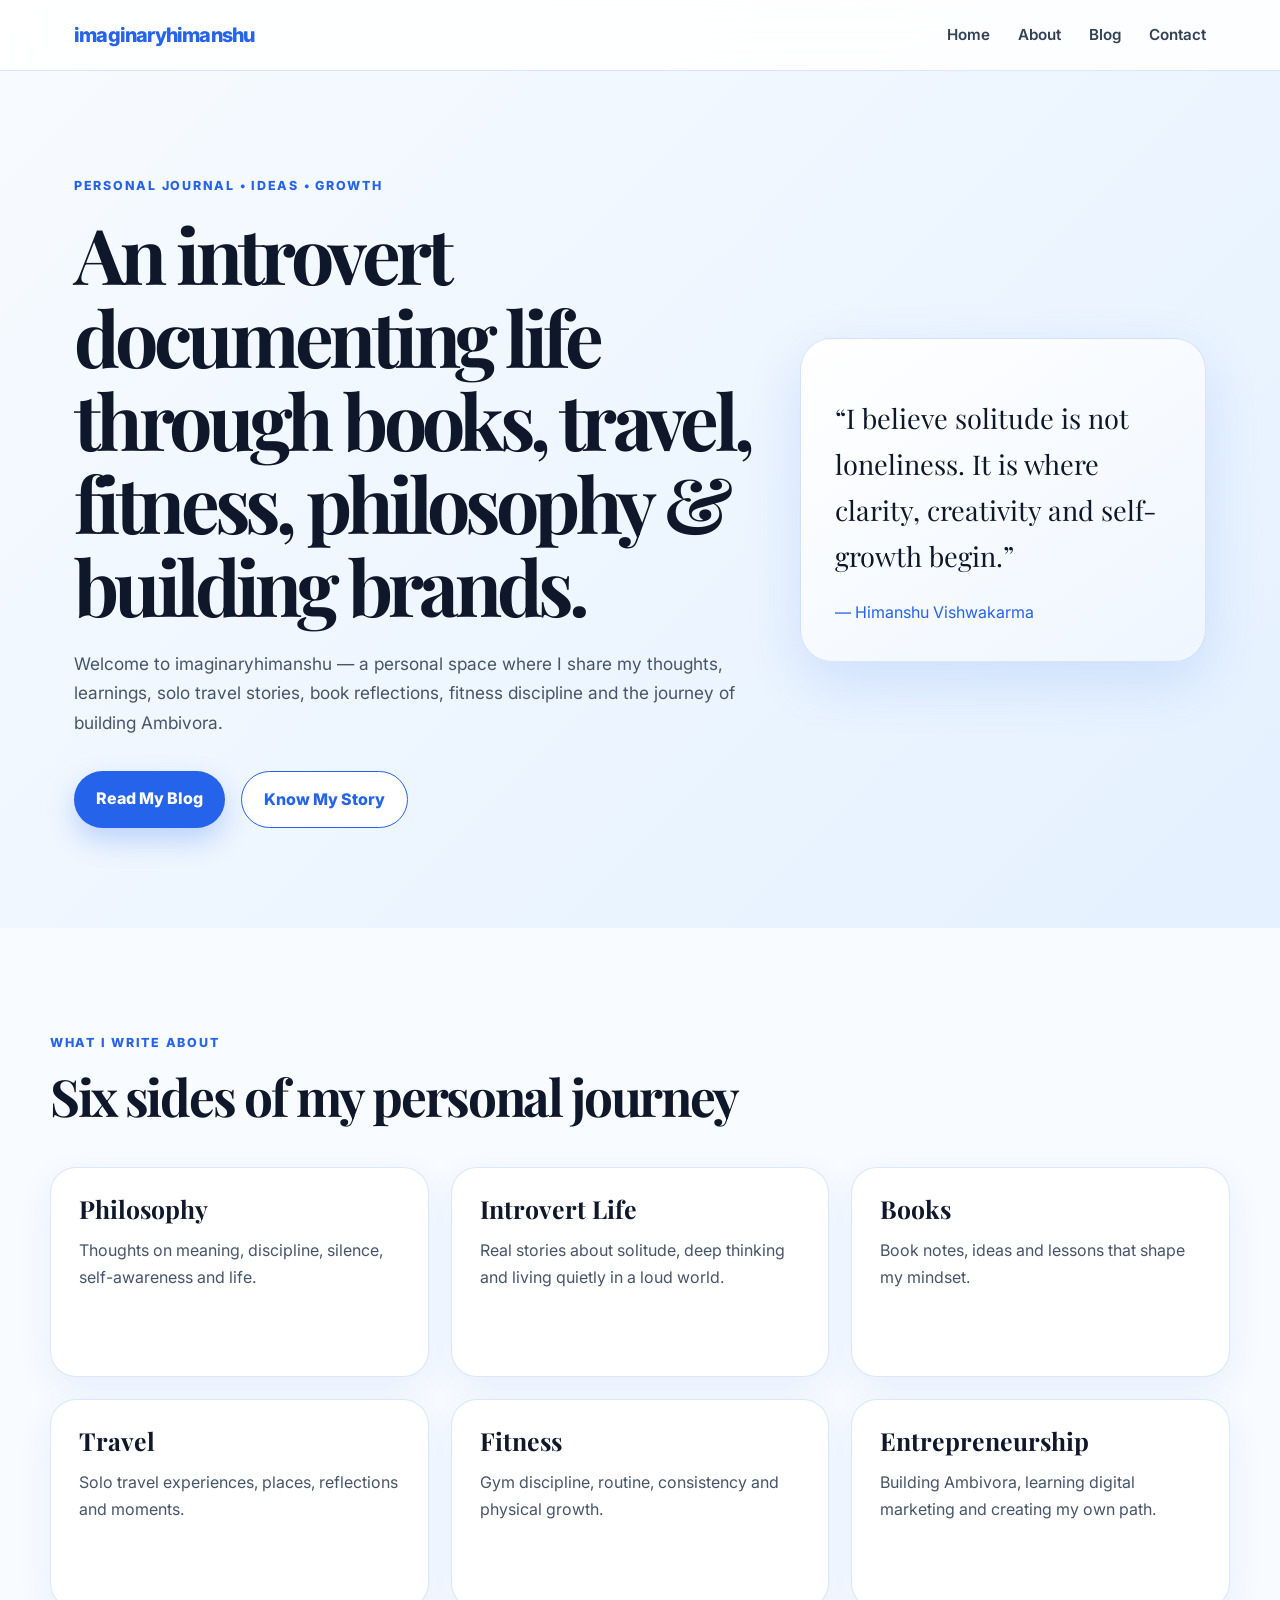
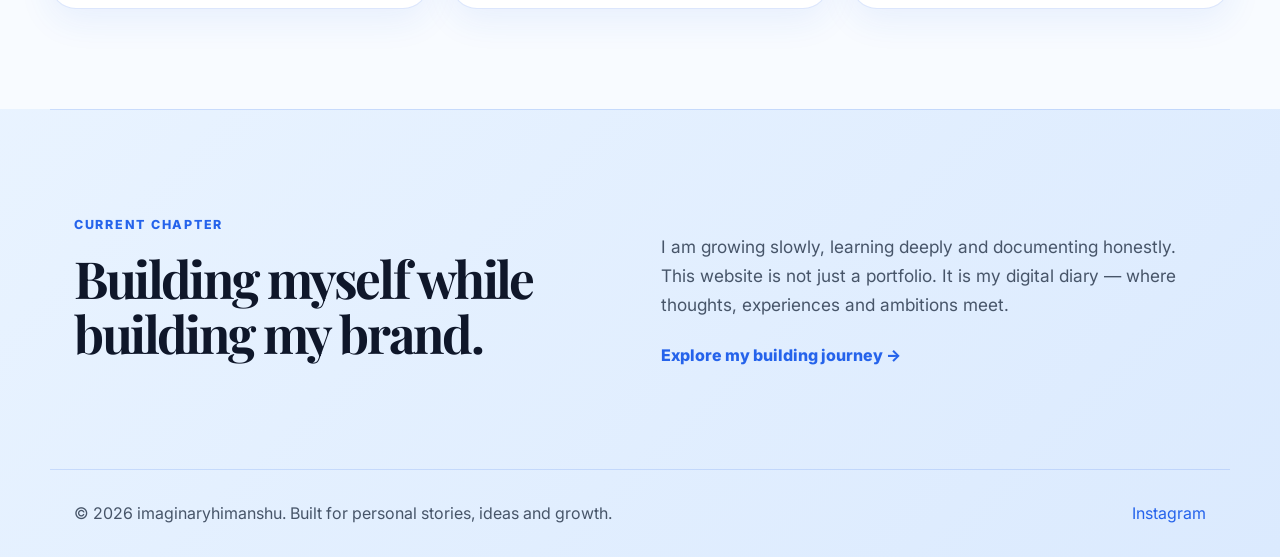
<file: index.html>
<!DOCTYPE html>
<html lang="en">
<head>
  <meta charset="UTF-8" />
  <meta name="viewport" content="width=device-width, initial-scale=1.0" />
  <title>Imaginary Himanshu | Personal Brand</title>
  <link rel="stylesheet" href="style.css" />
  <link rel="preconnect" href="https://fonts.googleapis.com">
  <link rel="preconnect" href="https://fonts.gstatic.com" crossorigin>
  <link href="https://fonts.googleapis.com/css2?family=Playfair+Display:wght@600;700&family=Inter:wght@400;500;600;700&display=swap" rel="stylesheet">
  <meta name="google-site-verification" content="c3Ctt24s8bfvwehgKDML7_THmitDQpWeu6KyRGISkbk" />
  <link rel="canonical" href="https://www.imaginaryhimanshu.online/">

<meta name="robots" content="index, follow">

<meta property="og:title" content="Imaginary Himanshu">
<meta property="og:description" content="Travel, Books, Philosophy, Introvert Life & Personal Growth">
<meta property="og:type" content="website">
<meta property="og:url" content="https://www.imaginaryhimanshu.online/">

<meta name="twitter:card" content="summary_large_image">
  
</head>
<body>
  <header class="site-header">
    <nav class="navbar">
      <a href="index.html" class="brand">imaginaryhimanshu</a>
      <button class="menu-toggle" aria-label="Open menu">☰</button>
      <ul class="nav-links">
        <li><a href="index.html">Home</a></li>
        <li><a href="about.html">About</a></li>
        <li class="dropdown">
          <a href="blog.html">Blog</a>
          <div class="dropdown-menu">
            <a href="philosophy.html">Philosophy</a>
            <a href="introvert-life.html">Introvert Life</a>
            <a href="books.html">Books</a>
            <a href="travel.html">Travel</a>
            <a href="fitness.html">Fitness</a>
            <a href="entrepreneurship.html">Entrepreneurship</a>
          </div>
        </li>
        <li><a href="contact.html">Contact</a></li>
      </ul>
    </nav>
  </header>

  <main>
    <section class="hero section-padding">
      <div class="hero-content reveal">
        <span class="eyebrow">Personal Journal • Ideas • Growth</span>
        <h1>An introvert documenting life through books, travel, fitness, philosophy & building brands.</h1>
        <p>Welcome to imaginaryhimanshu — a personal space where I share my thoughts, learnings, solo travel stories, book reflections, fitness discipline and the journey of building Ambivora.</p>
        <div class="hero-actions">
          <a class="btn primary" href="blog.html">Read My Blog</a>
          <a class="btn secondary" href="about.html">Know My Story</a>
        </div>
      </div>
      <div class="hero-card reveal delay-1">
        <p class="quote">“I believe solitude is not loneliness. It is where clarity, creativity and self-growth begin.”</p>
        <span>— Himanshu Vishwakarma</span>
      </div>
    </section>

    <section class="section-padding muted-section">
      <div class="section-heading reveal">
        <span class="eyebrow">What I write about</span>
        <h2>Six sides of my personal journey</h2>
      </div>
      <div class="grid cards-grid">
        <a class="topic-card reveal" href="philosophy.html"><h3>Philosophy</h3><p>Thoughts on meaning, discipline, silence, self-awareness and life.</p></a>
        <a class="topic-card reveal delay-1" href="introvert-life.html"><h3>Introvert Life</h3><p>Real stories about solitude, deep thinking and living quietly in a loud world.</p></a>
        <a class="topic-card reveal delay-2" href="books.html"><h3>Books</h3><p>Book notes, ideas and lessons that shape my mindset.</p></a>
        <a class="topic-card reveal" href="travel.html"><h3>Travel</h3><p>Solo travel experiences, places, reflections and moments.</p></a>
        <a class="topic-card reveal delay-1" href="fitness.html"><h3>Fitness</h3><p>Gym discipline, routine, consistency and physical growth.</p></a>
        <a class="topic-card reveal delay-2" href="entrepreneurship.html"><h3>Entrepreneurship</h3><p>Building Ambivora, learning digital marketing and creating my own path.</p></a>
      </div>
    </section>

    <section class="section-padding split-section">
      <div class="reveal">
        <span class="eyebrow">Current chapter</span>
        <h2>Building myself while building my brand.</h2>
      </div>
      <div class="reveal delay-1">
        <p>I am growing slowly, learning deeply and documenting honestly. This website is not just a portfolio. It is my digital diary — where thoughts, experiences and ambitions meet.</p>
        <a class="text-link" href="entrepreneurship.html">Explore my building journey →</a>
      </div>
    </section>
  </main>

  <footer class="footer">
    <p>© 2026 imaginaryhimanshu. Built for personal stories, ideas and growth.</p>
    <div><a href="https://instagram.com/imaginaryhimanshu" target="_blank">Instagram</a></div>
  </footer>
  <script src="script.js"></script>
</body>
</html>
</file>
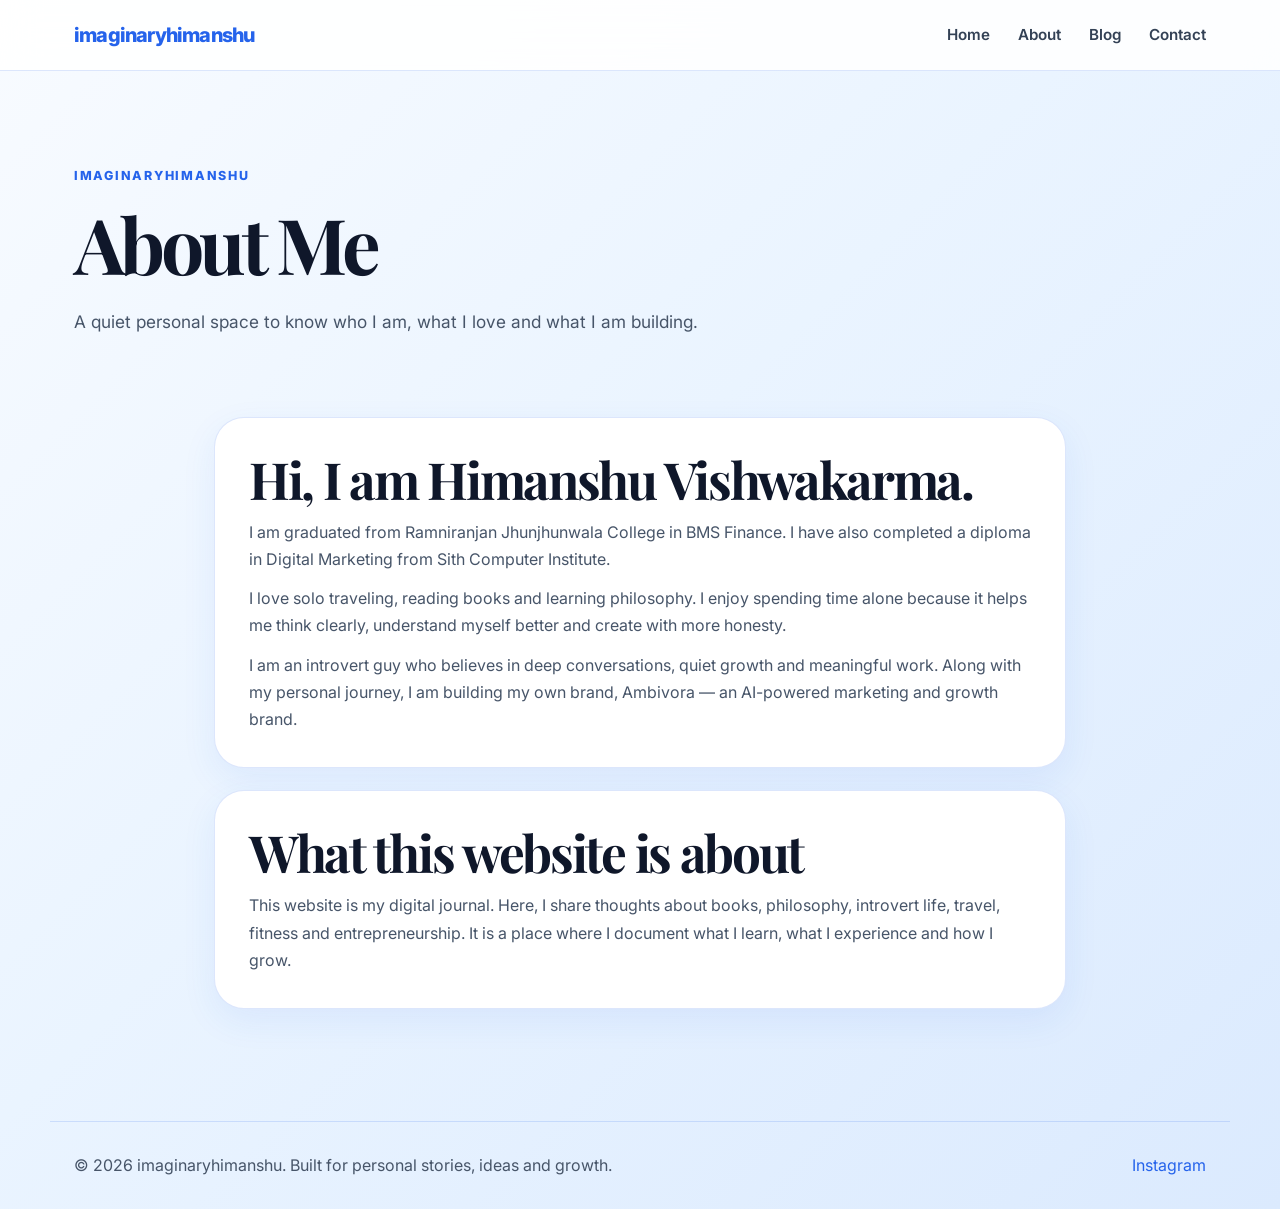
<file: about.html>
<!DOCTYPE html>
<html lang="en">
<head>
  <meta charset="UTF-8" />
  <meta name="viewport" content="width=device-width, initial-scale=1.0" />
  <title>About Me | imaginaryhimanshu</title>
  <link rel="stylesheet" href="style.css" />
  <link rel="preconnect" href="https://fonts.googleapis.com"><link rel="preconnect" href="https://fonts.gstatic.com" crossorigin>
  <link href="https://fonts.googleapis.com/css2?family=Playfair+Display:wght@600;700&family=Inter:wght@400;500;600;700&display=swap" rel="stylesheet">
</head>
<body>
<header class="site-header"><nav class="navbar"><a href="index.html" class="brand">imaginaryhimanshu</a><button class="menu-toggle" aria-label="Open menu">☰</button><ul class="nav-links"><li><a href="index.html">Home</a></li><li><a href="about.html">About</a></li><li class="dropdown"><a href="blog.html">Blog</a><div class="dropdown-menu"><a href="philosophy.html">Philosophy</a><a href="introvert-life.html">Introvert Life</a><a href="books.html">Books</a><a href="travel.html">Travel</a><a href="fitness.html">Fitness</a><a href="entrepreneurship.html">Entrepreneurship</a></div></li><li><a href="contact.html">Contact</a></li></ul></nav></header>
<main>
<section class="page-hero section-padding reveal"><span class="eyebrow">imaginaryhimanshu</span><h1>About Me</h1><p>A quiet personal space to know who I am, what I love and what I am building.</p></section>
<section class="content-section reveal delay-1"><div class="content-box"><h2>Hi, I am Himanshu Vishwakarma.</h2><p>I am graduated from Ramniranjan Jhunjhunwala College in BMS Finance. I have also completed a diploma in Digital Marketing from Sith Computer Institute.</p><p>I love solo traveling, reading books and learning philosophy. I enjoy spending time alone because it helps me think clearly, understand myself better and create with more honesty.</p><p>I am an introvert guy who believes in deep conversations, quiet growth and meaningful work. Along with my personal journey, I am building my own brand, Ambivora — an AI-powered marketing and growth brand.</p></div><div class="content-box"><h2>What this website is about</h2><p>This website is my digital journal. Here, I share thoughts about books, philosophy, introvert life, travel, fitness and entrepreneurship. It is a place where I document what I learn, what I experience and how I grow.</p></div></section>
</main>
<footer class="footer"><p>© 2026 imaginaryhimanshu. Built for personal stories, ideas and growth.</p><div><a href="https://instagram.com/imaginaryhimanshu" target="_blank">Instagram</a></div></footer>
<script src="script.js"></script>
</body>
</html>
</file>
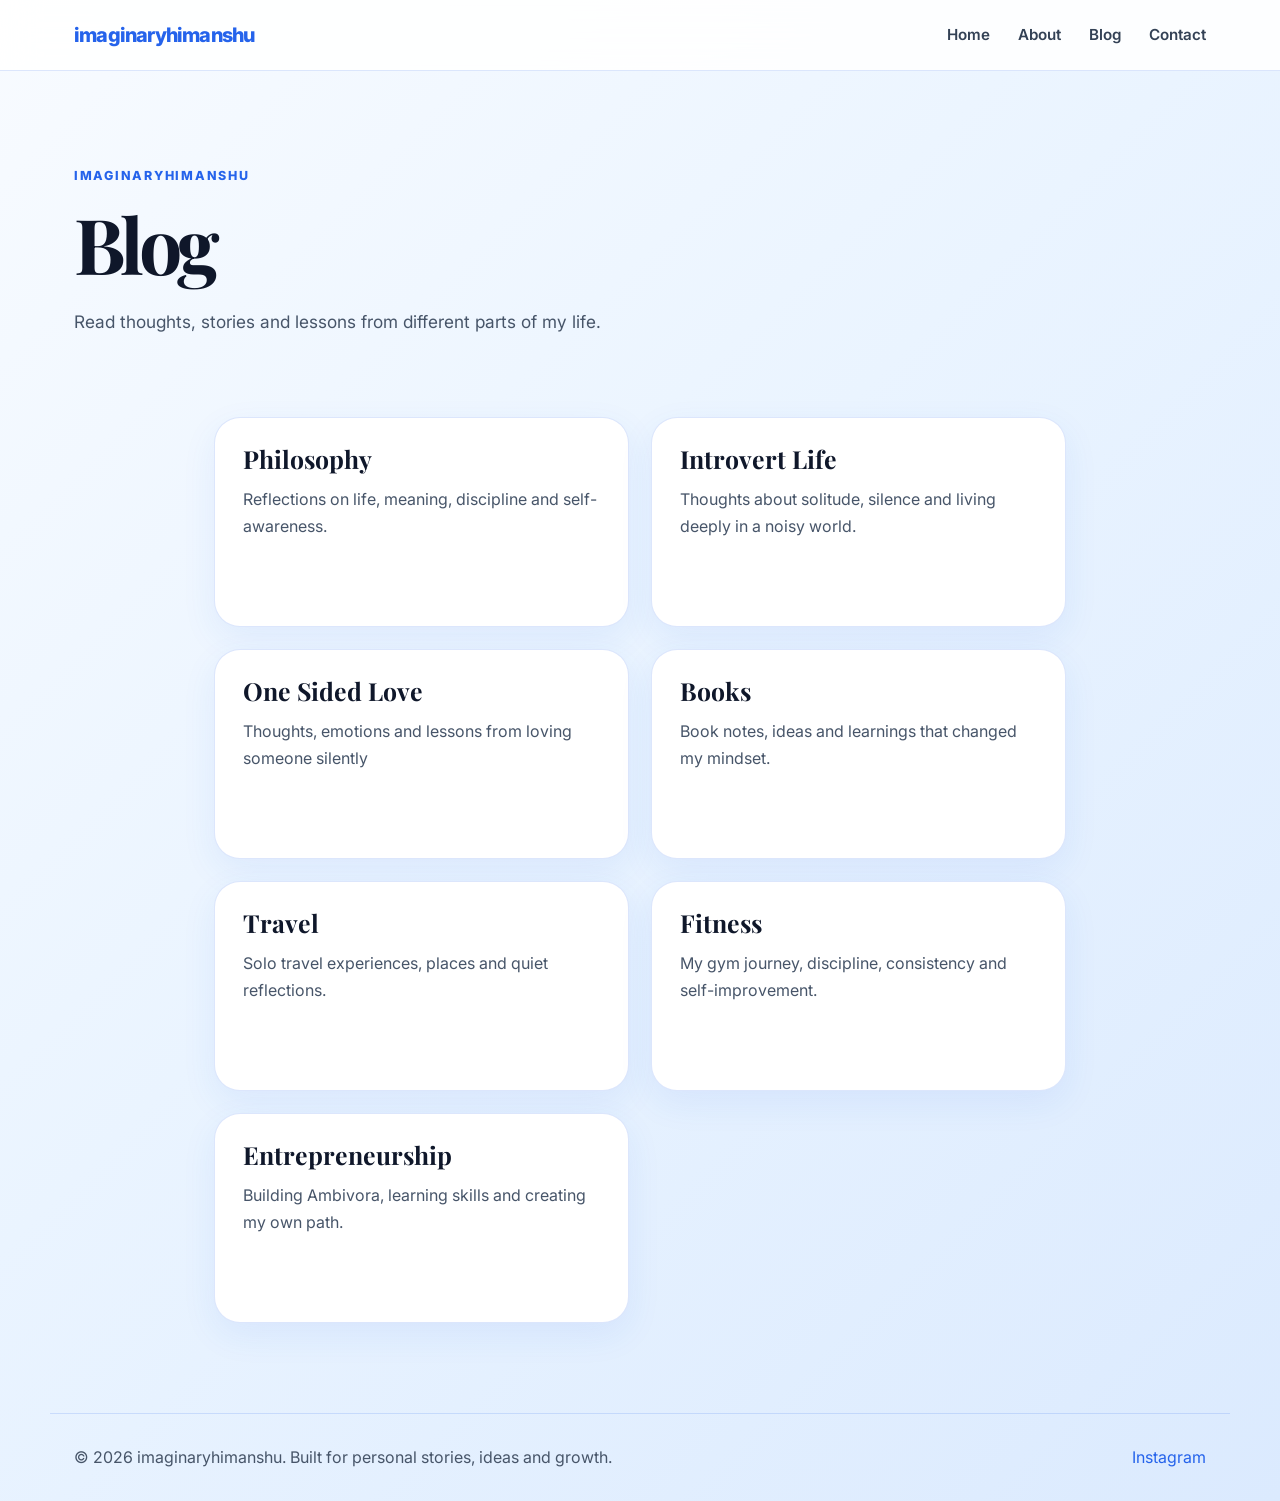
<file: blog.html>
<!DOCTYPE html>
<html lang="en">
<head>
  <meta charset="UTF-8" />
  <meta name="viewport" content="width=device-width, initial-scale=1.0" />
  <title>Blog | imaginaryhimanshu</title>
  <link rel="stylesheet" href="style.css" />
  <link rel="preconnect" href="https://fonts.googleapis.com"><link rel="preconnect" href="https://fonts.gstatic.com" crossorigin>
  <link href="https://fonts.googleapis.com/css2?family=Playfair+Display:wght@600;700&family=Inter:wght@400;500;600;700&display=swap" rel="stylesheet">
</head>
<body>
<header class="site-header"><nav class="navbar"><a href="index.html" class="brand">imaginaryhimanshu</a><button class="menu-toggle" aria-label="Open menu">☰</button><ul class="nav-links"><li><a href="index.html">Home</a></li><li><a href="about.html">About</a></li><li class="dropdown"><a href="blog.html">Blog</a><div class="dropdown-menu"><a href="philosophy.html">Philosophy</a><a href="introvert-life.html">Introvert Life</a><a href="one-sided-love.html">One Sided Love</a><a href="books.html">Books</a><a href="travel.html">Travel</a><a href="fitness.html">Fitness</a><a href="entrepreneurship.html">Entrepreneurship</a></div></li><li><a href="contact.html">Contact</a></li></ul></nav></header>
<main>
<section class="page-hero section-padding reveal"><span class="eyebrow">imaginaryhimanshu</span><h1>Blog</h1><p>Read thoughts, stories and lessons from different parts of my life.</p></section>
<section class="content-section reveal delay-1"><div class="grid blog-list"><a class="blog-card" href="philosophy.html"><h3>Philosophy</h3><p>Reflections on life, meaning, discipline and self-awareness.</p></a><a class="blog-card" href="introvert-life.html"><h3>Introvert Life</h3><p>Thoughts about solitude, silence and living deeply in a noisy world.</p></a><a class="blog-card" href="one-sided-love.html"><h3>One Sided Love</h3><p>Thoughts, emotions and lessons from loving someone silently</p></a><a class="blog-card" href="books.html"><h3>Books</h3><p>Book notes, ideas and learnings that changed my mindset.</p></a><a class="blog-card" href="travel.html"><h3>Travel</h3><p>Solo travel experiences, places and quiet reflections.</p></a><a class="blog-card" href="fitness.html"><h3>Fitness</h3><p>My gym journey, discipline, consistency and self-improvement.</p></a><a class="blog-card" href="entrepreneurship.html"><h3>Entrepreneurship</h3><p>Building Ambivora, learning skills and creating my own path.</p></a></div></section>
</main>
<footer class="footer"><p>© 2026 imaginaryhimanshu. Built for personal stories, ideas and growth.</p><div><a href="https://instagram.com/imaginaryhimanshu" target="_blank">Instagram</a></div></footer>
<script src="script.js"></script>
</body>
</html>
</file>
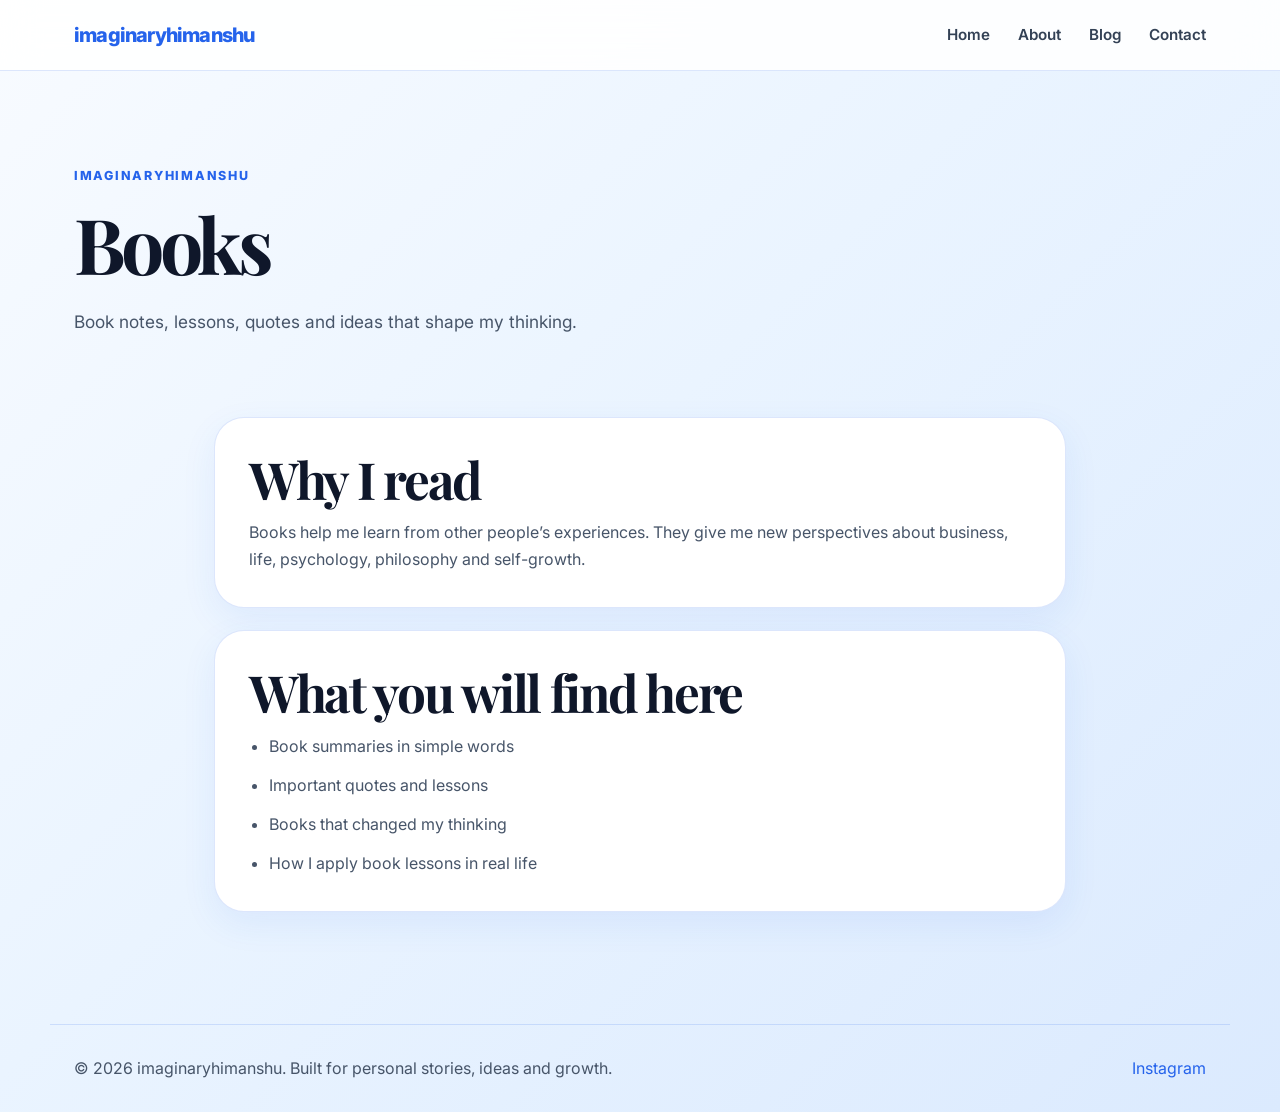
<file: books.html>
<!DOCTYPE html>
<html lang="en">
<head>
  <meta charset="UTF-8" />
  <meta name="viewport" content="width=device-width, initial-scale=1.0" />
  <title>Books | imaginaryhimanshu</title>
  <link rel="stylesheet" href="style.css" />
  <link rel="preconnect" href="https://fonts.googleapis.com"><link rel="preconnect" href="https://fonts.gstatic.com" crossorigin>
  <link href="https://fonts.googleapis.com/css2?family=Playfair+Display:wght@600;700&family=Inter:wght@400;500;600;700&display=swap" rel="stylesheet">
</head>
<body>
<header class="site-header"><nav class="navbar"><a href="index.html" class="brand">imaginaryhimanshu</a><button class="menu-toggle" aria-label="Open menu">☰</button><ul class="nav-links"><li><a href="index.html">Home</a></li><li><a href="about.html">About</a></li><li class="dropdown"><a href="blog.html">Blog</a><div class="dropdown-menu"><a href="philosophy.html">Philosophy</a><a href="introvert-life.html">Introvert Life</a><a href="books.html">Books</a><a href="travel.html">Travel</a><a href="fitness.html">Fitness</a><a href="entrepreneurship.html">Entrepreneurship</a></div></li><li><a href="contact.html">Contact</a></li></ul></nav></header>
<main>
<section class="page-hero section-padding reveal"><span class="eyebrow">imaginaryhimanshu</span><h1>Books</h1><p>Book notes, lessons, quotes and ideas that shape my thinking.</p></section>
<section class="content-section reveal delay-1"><div class="content-box"><h2>Why I read</h2><p>Books help me learn from other people’s experiences. They give me new perspectives about business, life, psychology, philosophy and self-growth.</p></div><div class="content-box"><h2>What you will find here</h2><ul><li>Book summaries in simple words</li><li>Important quotes and lessons</li><li>Books that changed my thinking</li><li>How I apply book lessons in real life</li></ul></div></section>
</main>
<footer class="footer"><p>© 2026 imaginaryhimanshu. Built for personal stories, ideas and growth.</p><div><a href="https://instagram.com/imaginaryhimanshu" target="_blank">Instagram</a></div></footer>
<script src="script.js"></script>
</body>
</html>
</file>
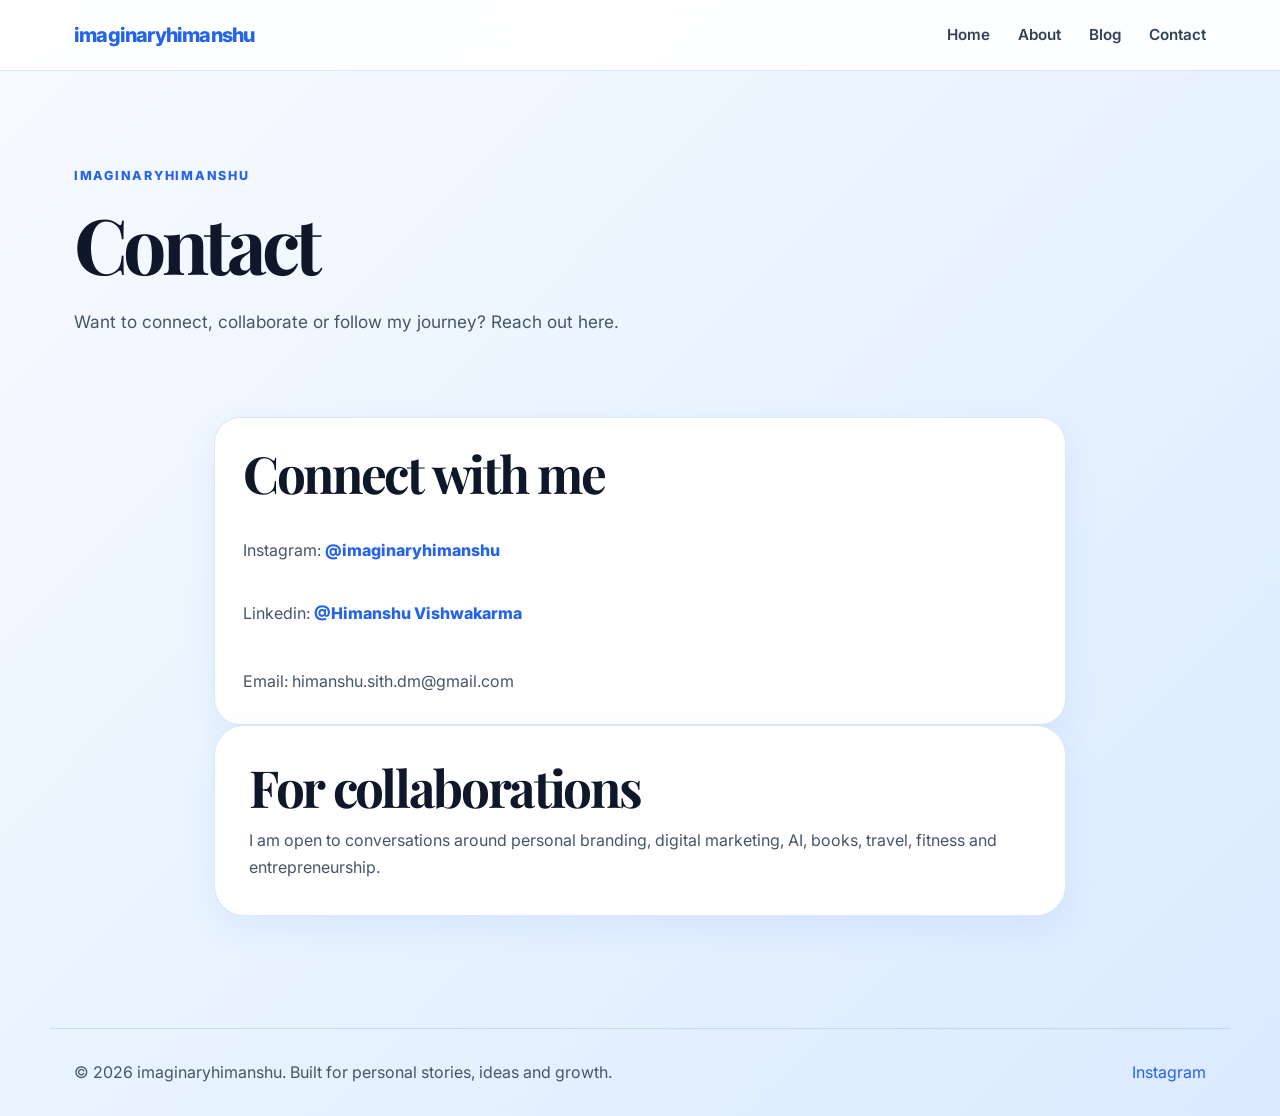
<file: contact.html>
<!DOCTYPE html>
<html lang="en">
<head>
  <meta charset="UTF-8" />
  <meta name="viewport" content="width=device-width, initial-scale=1.0" />
  <title>Contact | imaginaryhimanshu</title>
  <link rel="stylesheet" href="style.css" />
  <link rel="preconnect" href="https://fonts.googleapis.com"><link rel="preconnect" href="https://fonts.gstatic.com" crossorigin>
  <link href="https://fonts.googleapis.com/css2?family=Playfair+Display:wght@600;700&family=Inter:wght@400;500;600;700&display=swap" rel="stylesheet">
</head>
<body>
<header class="site-header"><nav class="navbar"><a href="index.html" class="brand">imaginaryhimanshu</a><button class="menu-toggle" aria-label="Open menu">☰</button><ul class="nav-links"><li><a href="index.html">Home</a></li><li><a href="about.html">About</a></li><li class="dropdown"><a href="blog.html">Blog</a><div class="dropdown-menu"><a href="philosophy.html">Philosophy</a><a href="introvert-life.html">Introvert Life</a><a href="books.html">Books</a><a href="travel.html">Travel</a><a href="fitness.html">Fitness</a><a href="entrepreneurship.html">Entrepreneurship</a></div></li><li><a href="contact.html">Contact</a></li></ul></nav></header>
<main>
<section class="page-hero section-padding reveal"><span class="eyebrow">imaginaryhimanshu</span><h1>Contact</h1><p>Want to connect, collaborate or follow my journey? Reach out here.</p></section>
<section class="content-section reveal delay-1"><div class="contact-card"><h2>Connect with me</h2> <p>Instagram: <a class="text-link" href="https://instagram.com/imaginaryhimanshu" target="_blank">@imaginaryhimanshu</a> <p>Linkedin: <a class="text-link" href="https://www.linkedin.com/in/digitalhimanshu50/" target="_blank">@Himanshu Vishwakarma</a></p> <br> <p>Email: himanshu.sith.dm@gmail.com</p></div><div class="content-box"><h2>For collaborations</h2><p>I am open to conversations around personal branding, digital marketing, AI, books, travel, fitness and entrepreneurship.</p></div></section>
</main>
<footer class="footer"><p>© 2026 imaginaryhimanshu. Built for personal stories, ideas and growth.</p><div><a href="https://instagram.com/imaginaryhimanshu" target="_blank">Instagram</a></div></footer>
<script src="script.js"></script>
</body>
</html>
</file>
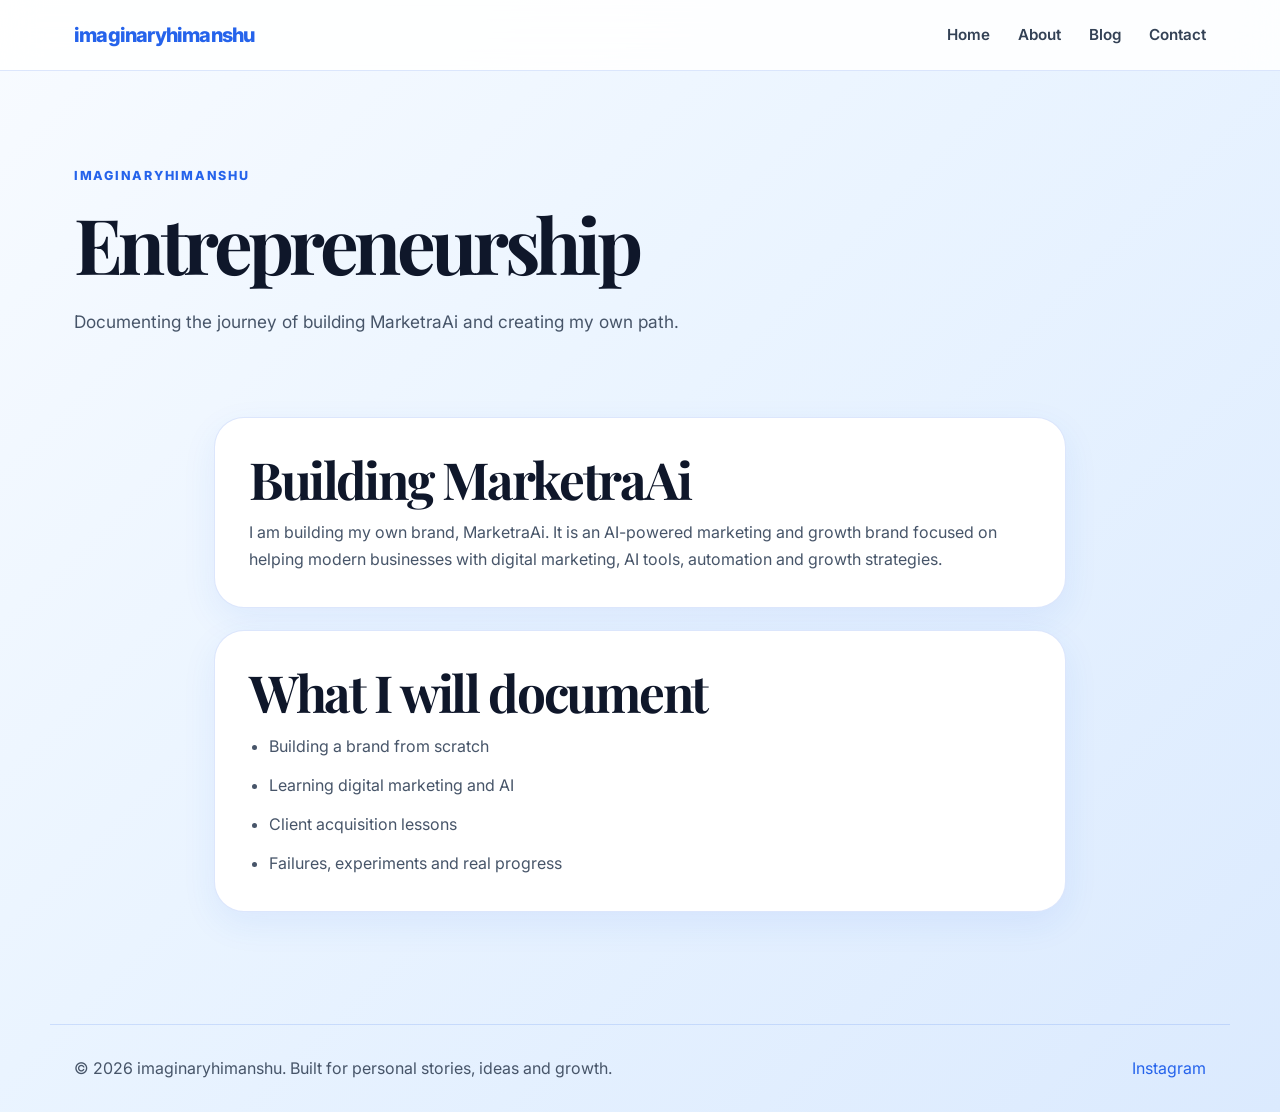
<file: entrepreneurship.html>
<!DOCTYPE html>
<html lang="en">
<head>
  <meta charset="UTF-8" />
  <meta name="viewport" content="width=device-width, initial-scale=1.0" />
  <title>Entrepreneurship | imaginaryhimanshu</title>
  <link rel="stylesheet" href="style.css" />
  <link rel="preconnect" href="https://fonts.googleapis.com"><link rel="preconnect" href="https://fonts.gstatic.com" crossorigin>
  <link href="https://fonts.googleapis.com/css2?family=Playfair+Display:wght@600;700&family=Inter:wght@400;500;600;700&display=swap" rel="stylesheet">
</head>
<body>
<header class="site-header"><nav class="navbar"><a href="index.html" class="brand">imaginaryhimanshu</a><button class="menu-toggle" aria-label="Open menu">☰</button><ul class="nav-links"><li><a href="index.html">Home</a></li><li><a href="about.html">About</a></li><li class="dropdown"><a href="blog.html">Blog</a><div class="dropdown-menu"><a href="philosophy.html">Philosophy</a><a href="introvert-life.html">Introvert Life</a><a href="books.html">Books</a><a href="travel.html">Travel</a><a href="fitness.html">Fitness</a><a href="entrepreneurship.html">Entrepreneurship</a></div></li><li><a href="contact.html">Contact</a></li></ul></nav></header>
<main>
<section class="page-hero section-padding reveal"><span class="eyebrow">imaginaryhimanshu</span><h1>Entrepreneurship</h1><p>Documenting the journey of building MarketraAi and creating my own path.</p></section>
<section class="content-section reveal delay-1"><div class="content-box"><h2>Building MarketraAi</h2><p>I am building my own brand, MarketraAi. It is an AI-powered marketing and growth brand focused on helping modern businesses with digital marketing, AI tools, automation and growth strategies.</p></div><div class="content-box"><h2>What I will document</h2><ul><li>Building a brand from scratch</li><li>Learning digital marketing and AI</li><li>Client acquisition lessons</li><li>Failures, experiments and real progress</li></ul></div></section>
</main>
<footer class="footer"><p>© 2026 imaginaryhimanshu. Built for personal stories, ideas and growth.</p><div><a href="https://instagram.com/imaginaryhimanshu" target="_blank">Instagram</a></div></footer>
<script src="script.js"></script>
</body>
</html>
</file>
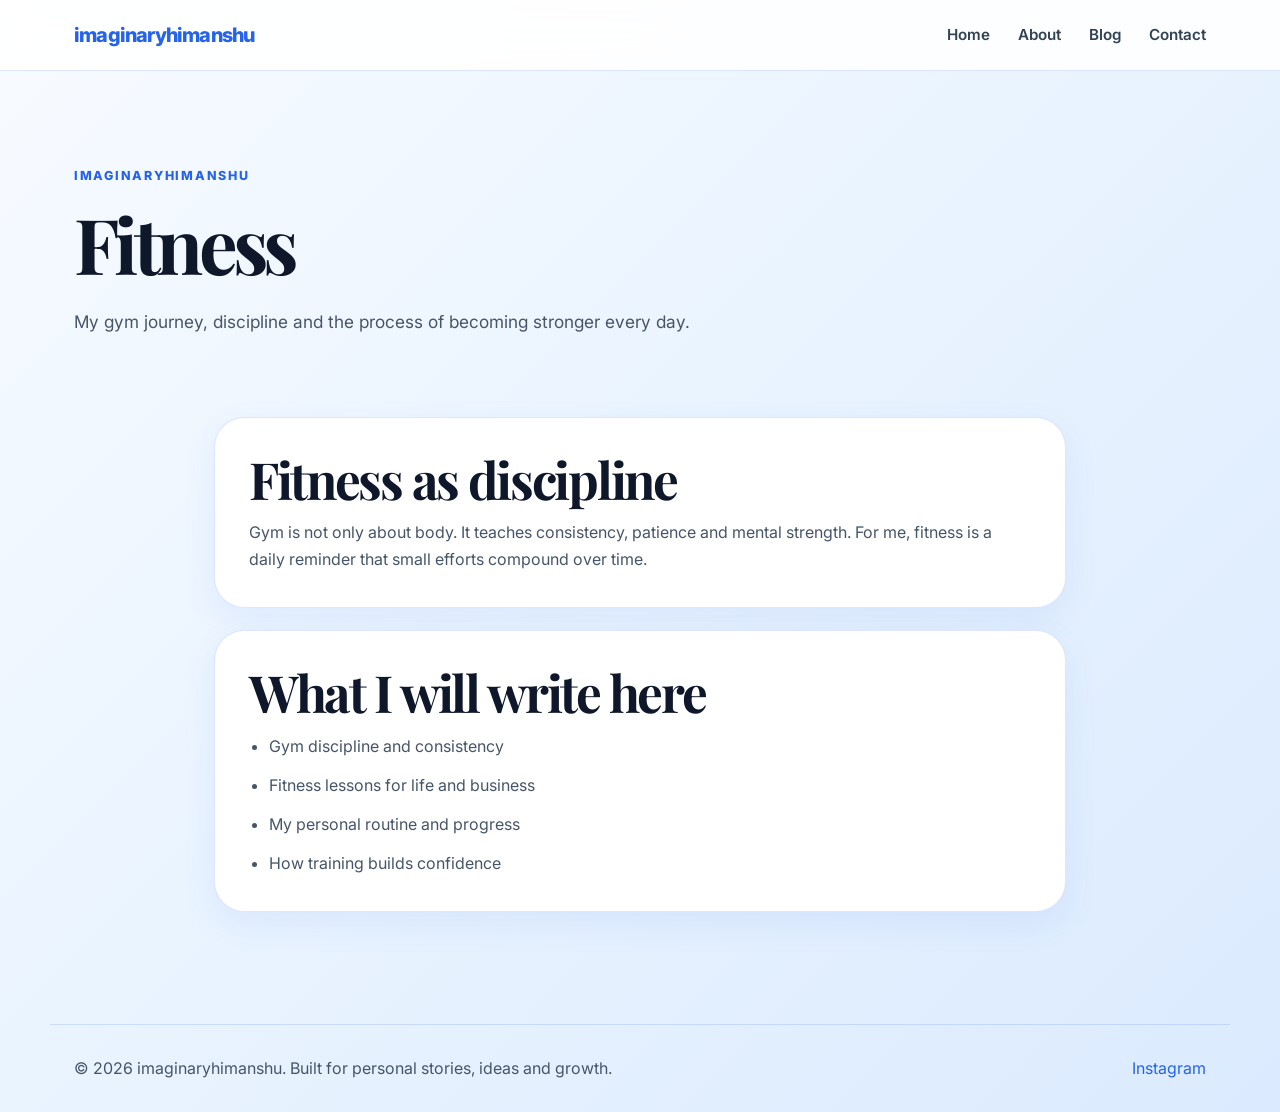
<file: fitness.html>
<!DOCTYPE html>
<html lang="en">
<head>
  <meta charset="UTF-8" />
  <meta name="viewport" content="width=device-width, initial-scale=1.0" />
  <title>Fitness | imaginaryhimanshu</title>
  <link rel="stylesheet" href="style.css" />
  <link rel="preconnect" href="https://fonts.googleapis.com"><link rel="preconnect" href="https://fonts.gstatic.com" crossorigin>
  <link href="https://fonts.googleapis.com/css2?family=Playfair+Display:wght@600;700&family=Inter:wght@400;500;600;700&display=swap" rel="stylesheet">
</head>
<body>
<header class="site-header"><nav class="navbar"><a href="index.html" class="brand">imaginaryhimanshu</a><button class="menu-toggle" aria-label="Open menu">☰</button><ul class="nav-links"><li><a href="index.html">Home</a></li><li><a href="about.html">About</a></li><li class="dropdown"><a href="blog.html">Blog</a><div class="dropdown-menu"><a href="philosophy.html">Philosophy</a><a href="introvert-life.html">Introvert Life</a><a href="books.html">Books</a><a href="travel.html">Travel</a><a href="fitness.html">Fitness</a><a href="entrepreneurship.html">Entrepreneurship</a></div></li><li><a href="contact.html">Contact</a></li></ul></nav></header>
<main>
<section class="page-hero section-padding reveal"><span class="eyebrow">imaginaryhimanshu</span><h1>Fitness</h1><p>My gym journey, discipline and the process of becoming stronger every day.</p></section>
<section class="content-section reveal delay-1"><div class="content-box"><h2>Fitness as discipline</h2><p>Gym is not only about body. It teaches consistency, patience and mental strength. For me, fitness is a daily reminder that small efforts compound over time.</p></div><div class="content-box"><h2>What I will write here</h2><ul><li>Gym discipline and consistency</li><li>Fitness lessons for life and business</li><li>My personal routine and progress</li><li>How training builds confidence</li></ul></div></section>
</main>
<footer class="footer"><p>© 2026 imaginaryhimanshu. Built for personal stories, ideas and growth.</p><div><a href="https://instagram.com/imaginaryhimanshu" target="_blank">Instagram</a></div></footer>
<script src="script.js"></script>
</body>
</html>
</file>
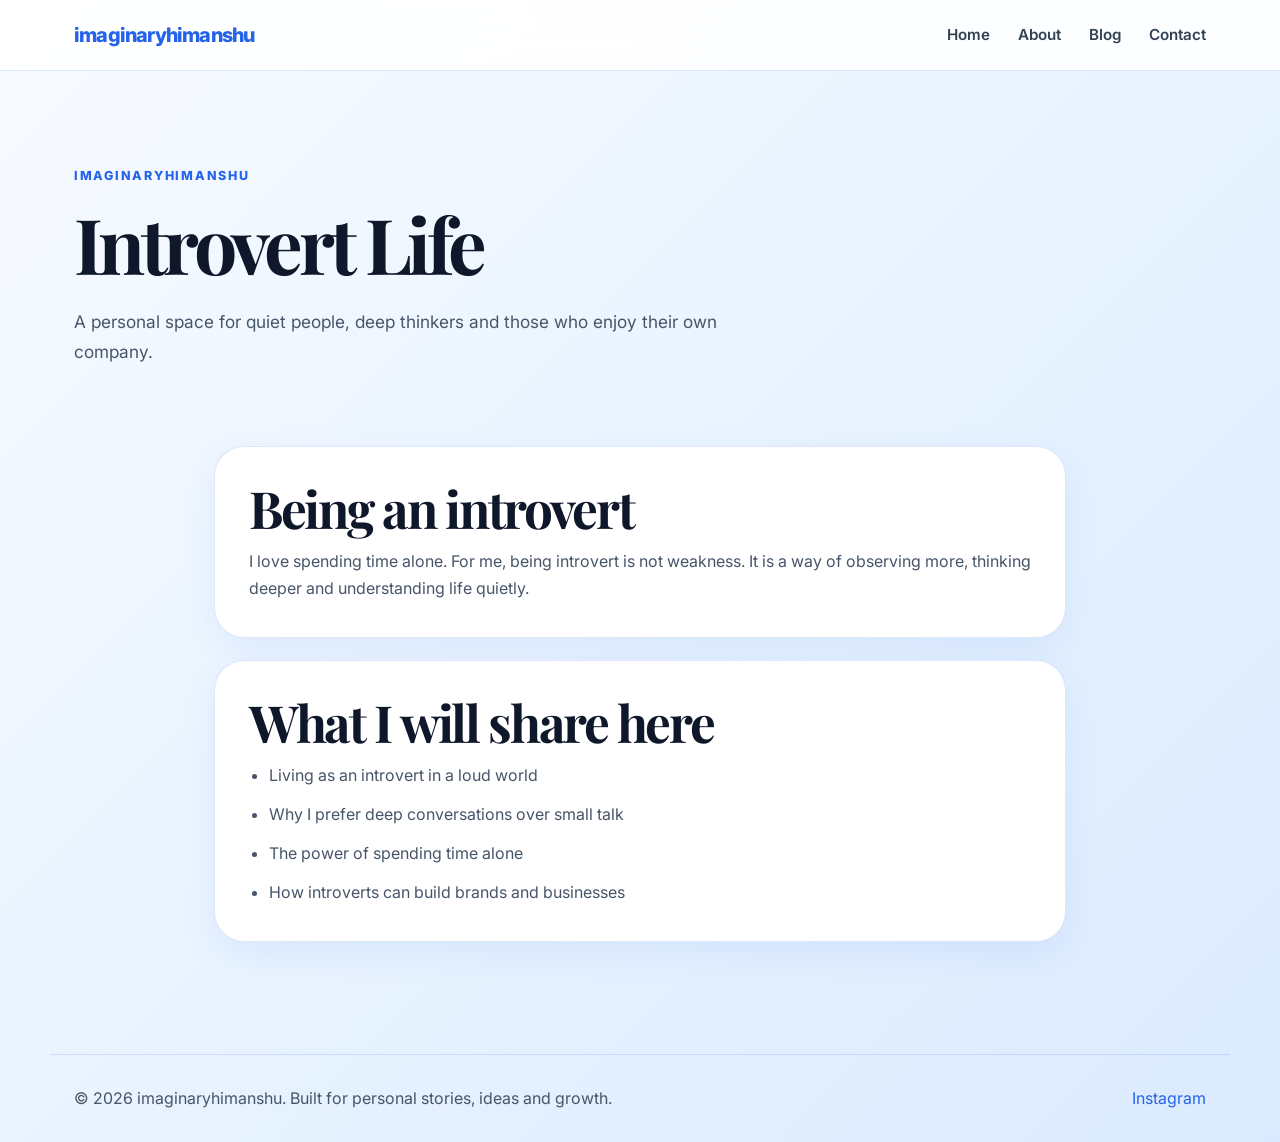
<file: introvert-life.html>
<!DOCTYPE html>
<html lang="en">
<head>
  <meta charset="UTF-8" />
  <meta name="viewport" content="width=device-width, initial-scale=1.0" />
  <title>Introvert Life | imaginaryhimanshu</title>
  <link rel="stylesheet" href="style.css" />
  <link rel="preconnect" href="https://fonts.googleapis.com"><link rel="preconnect" href="https://fonts.gstatic.com" crossorigin>
  <link href="https://fonts.googleapis.com/css2?family=Playfair+Display:wght@600;700&family=Inter:wght@400;500;600;700&display=swap" rel="stylesheet">
</head>
<body>
<header class="site-header"><nav class="navbar"><a href="index.html" class="brand">imaginaryhimanshu</a><button class="menu-toggle" aria-label="Open menu">☰</button><ul class="nav-links"><li><a href="index.html">Home</a></li><li><a href="about.html">About</a></li><li class="dropdown"><a href="blog.html">Blog</a><div class="dropdown-menu"><a href="philosophy.html">Philosophy</a><a href="introvert-life.html">Introvert Life</a><a href="books.html">Books</a><a href="travel.html">Travel</a><a href="fitness.html">Fitness</a><a href="entrepreneurship.html">Entrepreneurship</a></div></li><li><a href="contact.html">Contact</a></li></ul></nav></header>
<main>
<section class="page-hero section-padding reveal"><span class="eyebrow">imaginaryhimanshu</span><h1>Introvert Life</h1><p>A personal space for quiet people, deep thinkers and those who enjoy their own company.</p></section>
<section class="content-section reveal delay-1"><div class="content-box"><h2>Being an introvert</h2><p>I love spending time alone. For me, being introvert is not weakness. It is a way of observing more, thinking deeper and understanding life quietly.</p></div><div class="content-box"><h2>What I will share here</h2><ul><li>Living as an introvert in a loud world</li><li>Why I prefer deep conversations over small talk</li><li>The power of spending time alone</li><li>How introverts can build brands and businesses</li></ul></div></section>
</main>
<footer class="footer"><p>© 2026 imaginaryhimanshu. Built for personal stories, ideas and growth.</p><div><a href="https://instagram.com/imaginaryhimanshu" target="_blank">Instagram</a></div></footer>
<script src="script.js"></script>
</body>
</html>
</file>
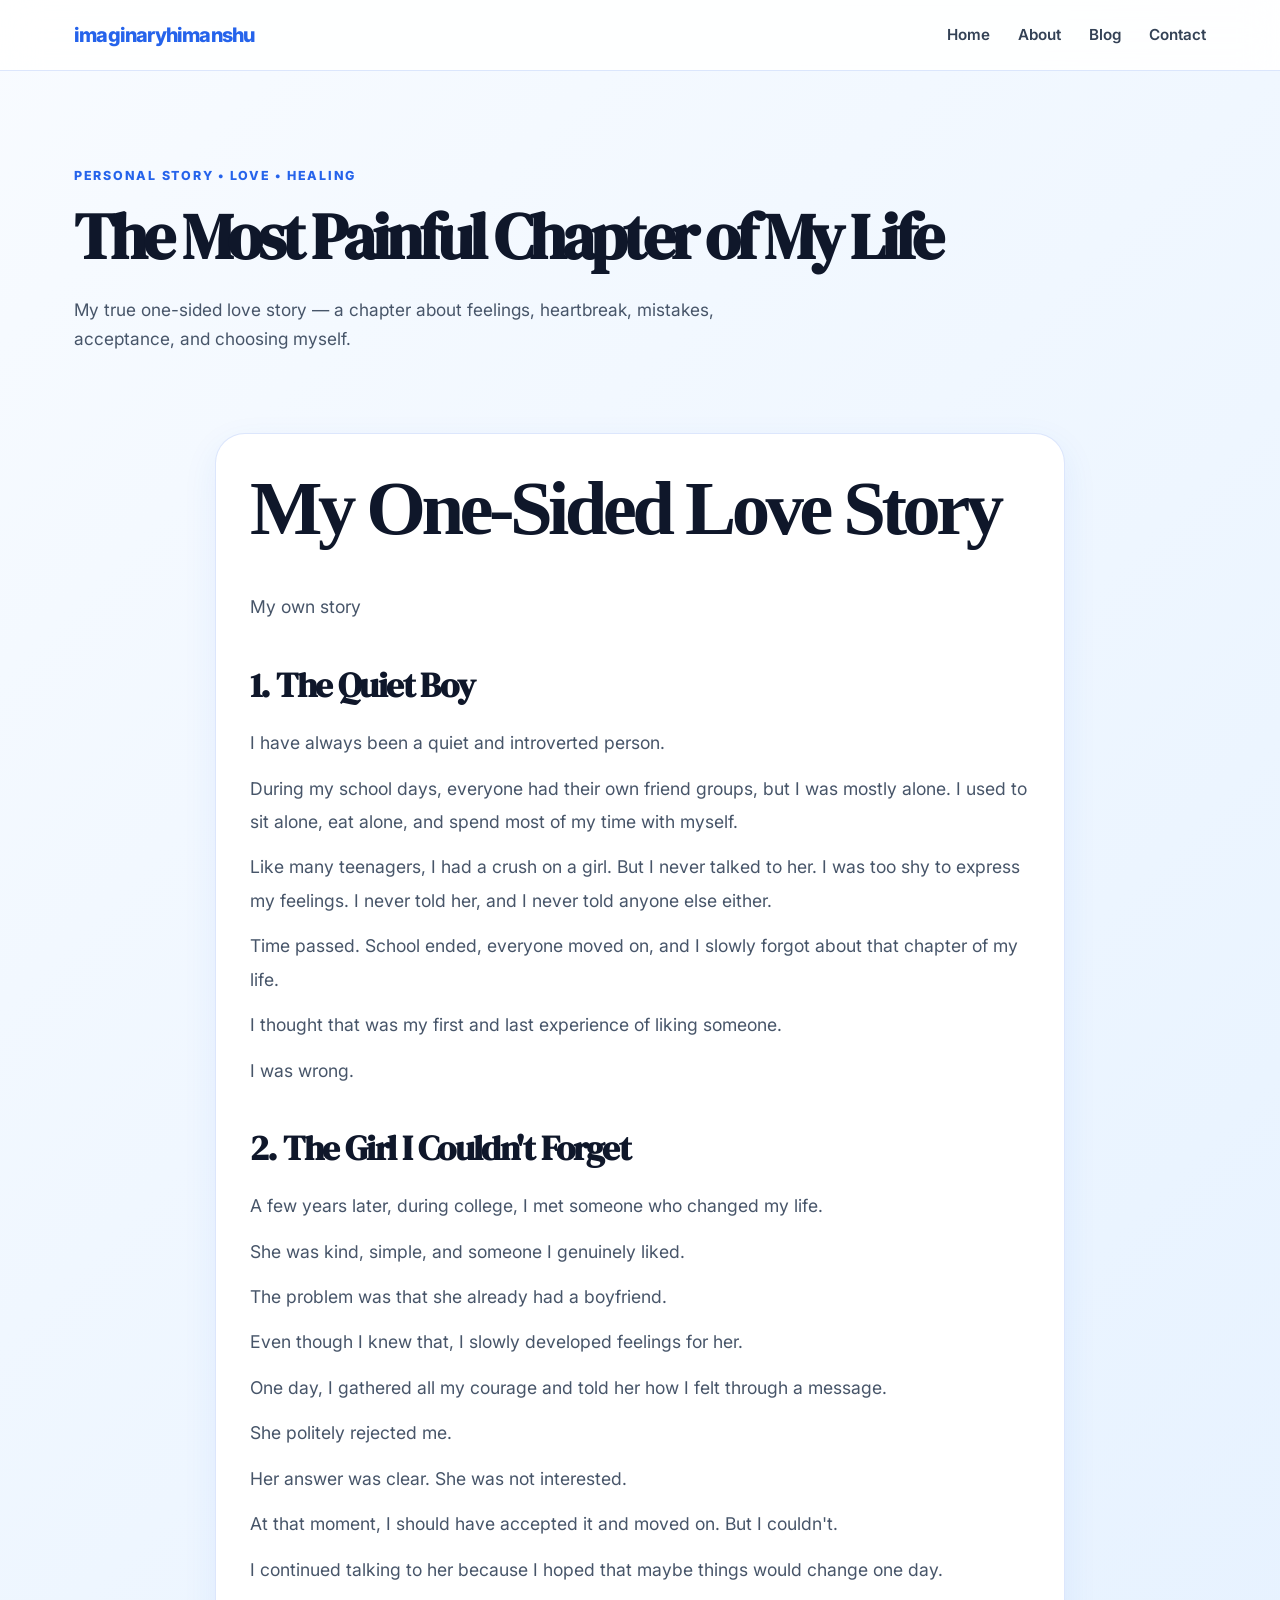
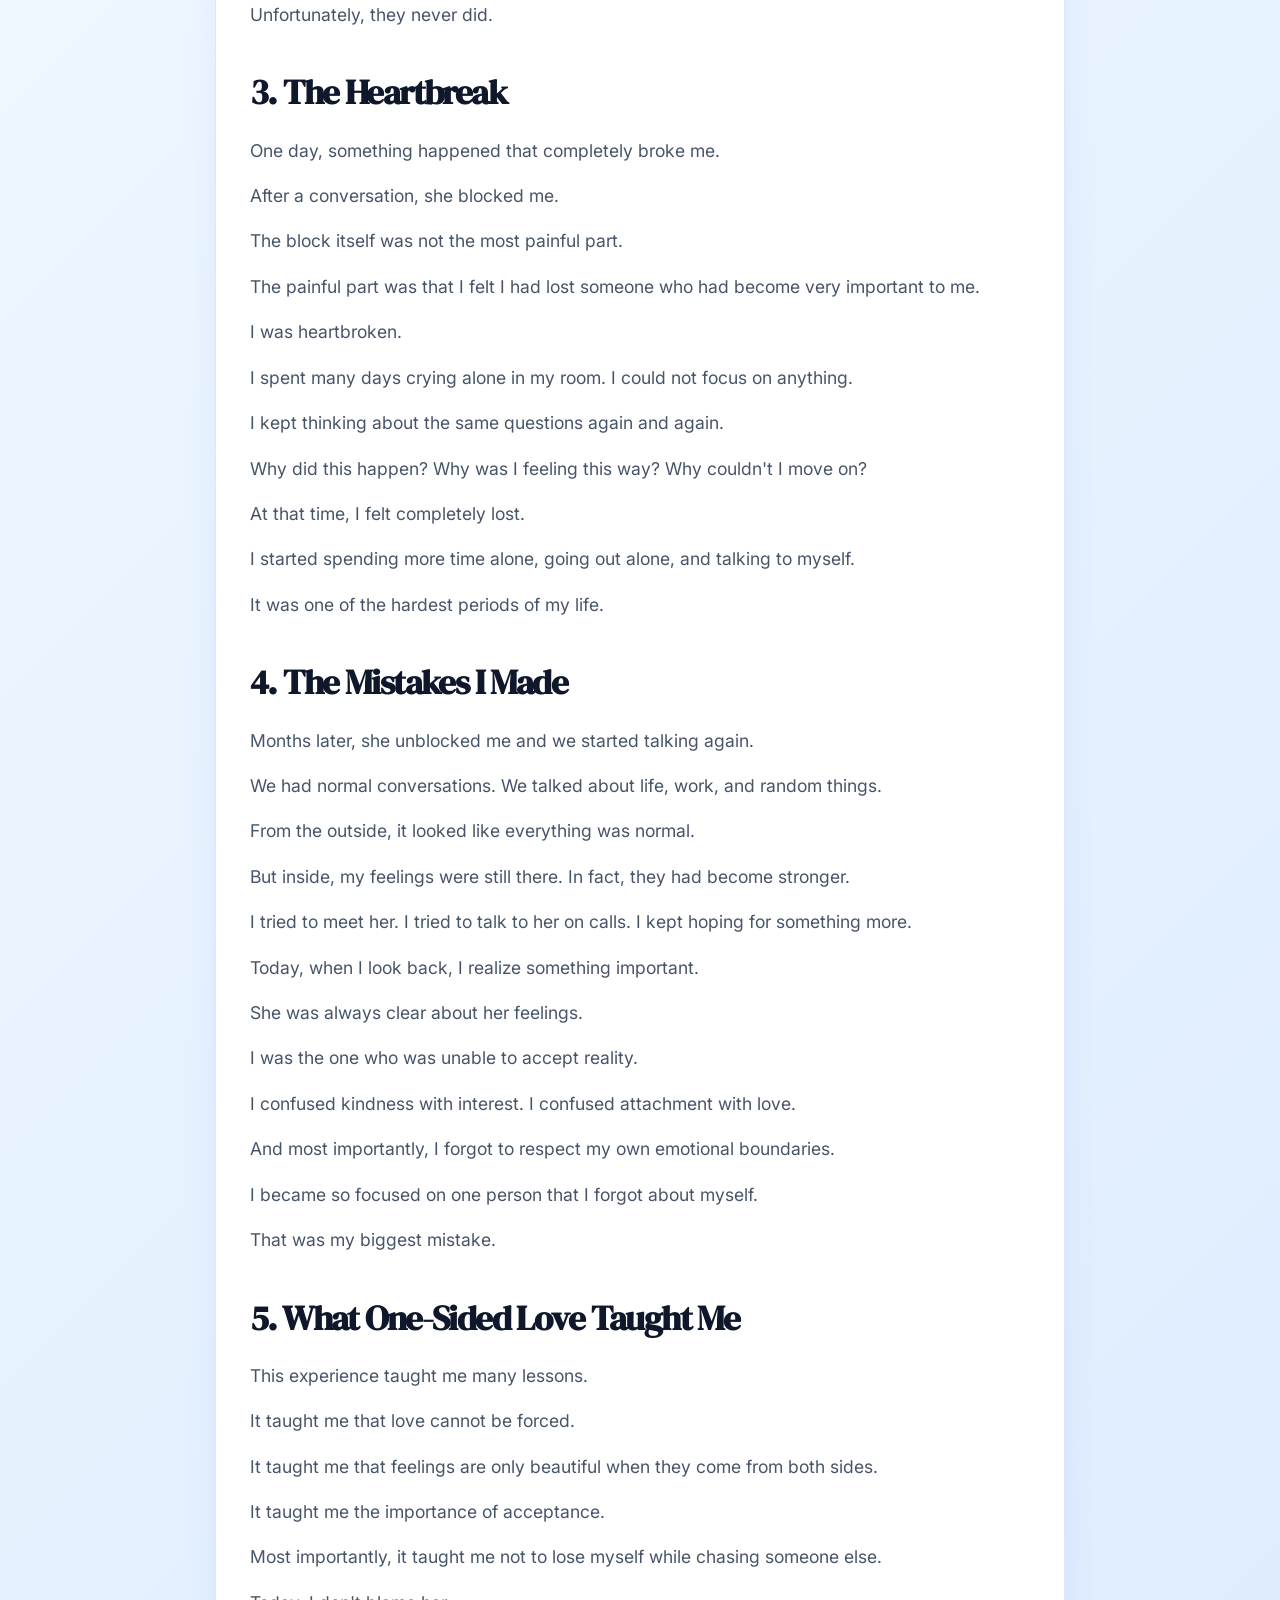
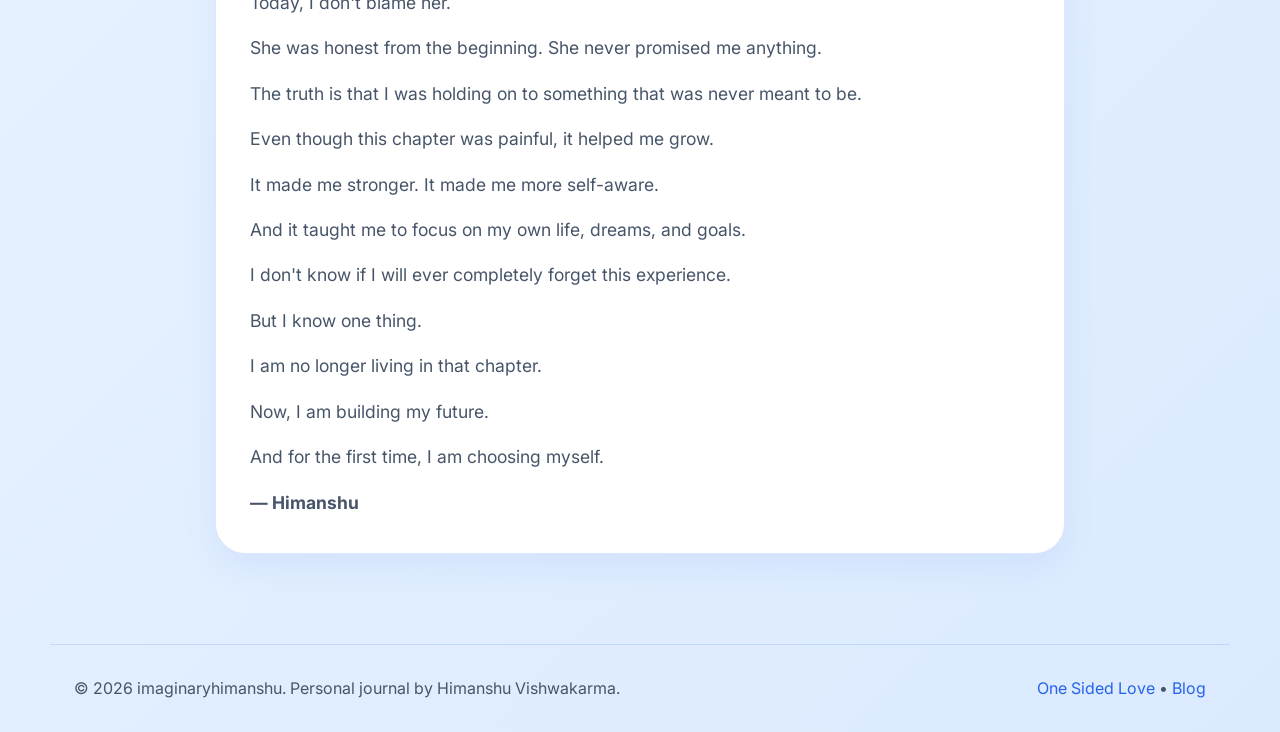
<file: my-one-sided-love-story.html>
<!DOCTYPE html>
<html lang="en">
<head>
  <meta charset="UTF-8" />
  <meta name="viewport" content="width=device-width, initial-scale=1.0" />
  <title>The Most Painful Chapter of My Life | imaginaryhimanshu</title>
  <meta name="description" content="A true personal story about one-sided love, heartbreak, acceptance, healing and self-growth." />
  <link rel="preconnect" href="https://fonts.googleapis.com">
  <link rel="preconnect" href="https://fonts.gstatic.com" crossorigin>
  <link href="https://fonts.googleapis.com/css2?family=Inter:wght@400;500;600;700;800&family=DM+Serif+Display&display=swap" rel="stylesheet">
  <link rel="stylesheet" href="style.css" />
</head>

<body>
  <header class="site-header">
    <nav class="navbar">
      <a href="index.html" class="brand">imaginaryhimanshu</a>
      <button class="menu-toggle" aria-label="Open menu">☰</button>
      <ul class="nav-links">
        <li><a href="index.html">Home</a></li>
        <li><a href="about.html">About</a></li>
        <li><a href="blog.html">Blog</a></li>
        <li><a href="contact.html">Contact</a></li>
      </ul>
    </nav>
<style>
article h2{
    font-family:'DM Serif Display',serif;
    font-size:2.2rem;
    line-height:1.2;
    margin-top:40px;
    margin-bottom:20px;
}

article p{
    font-family:'Inter',sans-serif;
    font-size:1.1rem;
    line-height:1.9;
}

.page-hero h1{
    font-family:'DM Serif Display',serif;
    font-size:4rem;
    line-height:1.1;
}

.content-box{
    max-width:850px;
    margin:auto;
}
</style>
    
  </header>

  <main>
    <section class="page-hero section-padding reveal">
      <span class="eyebrow">Personal Story • Love • Healing</span>
      <h1>The Most Painful Chapter of My Life</h1>
      <p>My true one-sided love story — a chapter about feelings, heartbreak, mistakes, acceptance, and choosing myself.</p>
    </section>

    <section class="content-section">
      <article class="content-box reveal">

        <h1>My One-Sided Love Story</h1><br>
        <p>My own story</p>

        <h2>1. The Quiet Boy</h2>

        <p>I have always been a quiet and introverted person.</p>

        <p>During my school days, everyone had their own friend groups, but I was mostly alone. I used to sit alone, eat alone, and spend most of my time with myself.</p>

        <p>Like many teenagers, I had a crush on a girl. But I never talked to her. I was too shy to express my feelings. I never told her, and I never told anyone else either.</p>

        <p>Time passed. School ended, everyone moved on, and I slowly forgot about that chapter of my life.</p>

        <p>I thought that was my first and last experience of liking someone.</p>

        <p>I was wrong.</p>

        <h2>2. The Girl I Couldn't Forget</h2>

        <p>A few years later, during college, I met someone who changed my life.</p>

        <p>She was kind, simple, and someone I genuinely liked.</p>

        <p>The problem was that she already had a boyfriend.</p>

        <p>Even though I knew that, I slowly developed feelings for her.</p>

        <p>One day, I gathered all my courage and told her how I felt through a message.</p>

        <p>She politely rejected me.</p>

        <p>Her answer was clear. She was not interested.</p>

        <p>At that moment, I should have accepted it and moved on. But I couldn't.</p>

        <p>I continued talking to her because I hoped that maybe things would change one day.</p>

        <p>Unfortunately, they never did.</p>

        <h2>3. The Heartbreak</h2>

        <p>One day, something happened that completely broke me.</p>

        <p>After a conversation, she blocked me.</p>

        <p>The block itself was not the most painful part.</p>

        <p>The painful part was that I felt I had lost someone who had become very important to me.</p>

        <p>I was heartbroken.</p>

        <p>I spent many days crying alone in my room. I could not focus on anything.</p>

        <p>I kept thinking about the same questions again and again.</p>

        <p>Why did this happen? Why was I feeling this way? Why couldn't I move on?</p>

        <p>At that time, I felt completely lost.</p>

        <p>I started spending more time alone, going out alone, and talking to myself.</p>

        <p>It was one of the hardest periods of my life.</p>

        <h2>4. The Mistakes I Made</h2>

        <p>Months later, she unblocked me and we started talking again.</p>

        <p>We had normal conversations. We talked about life, work, and random things.</p>

        <p>From the outside, it looked like everything was normal.</p>

        <p>But inside, my feelings were still there. In fact, they had become stronger.</p>

        <p>I tried to meet her. I tried to talk to her on calls. I kept hoping for something more.</p>

        <p>Today, when I look back, I realize something important.</p>

        <p>She was always clear about her feelings.</p>

        <p>I was the one who was unable to accept reality.</p>

        <p>I confused kindness with interest. I confused attachment with love.</p>

        <p>And most importantly, I forgot to respect my own emotional boundaries.</p>

        <p>I became so focused on one person that I forgot about myself.</p>

        <p>That was my biggest mistake.</p>

        <h2>5. What One-Sided Love Taught Me</h2>

        <p>This experience taught me many lessons.</p>

        <p>It taught me that love cannot be forced.</p>

        <p>It taught me that feelings are only beautiful when they come from both sides.</p>

        <p>It taught me the importance of acceptance.</p>

        <p>Most importantly, it taught me not to lose myself while chasing someone else.</p>

        <p>Today, I don't blame her.</p>

        <p>She was honest from the beginning. She never promised me anything.</p>

        <p>The truth is that I was holding on to something that was never meant to be.</p>

        <p>Even though this chapter was painful, it helped me grow.</p>

        <p>It made me stronger. It made me more self-aware.</p>

        <p>And it taught me to focus on my own life, dreams, and goals.</p>

        <p>I don't know if I will ever completely forget this experience.</p>

        <p>But I know one thing.</p>

        <p>I am no longer living in that chapter.</p>

        <p>Now, I am building my future.</p>

        <p>And for the first time, I am choosing myself.</p>

        <p><strong>— Himanshu</strong></p>

      </article>
    </section>
  </main>

  <footer class="footer">
    <p>© 2026 imaginaryhimanshu. Personal journal by Himanshu Vishwakarma.</p>
    <div>
      <a href="one-sided-love.html">One Sided Love</a> • <a href="blog.html">Blog</a>
    </div>
  </footer>

  <script src="script.js"></script>
</body>
</html>
</file>
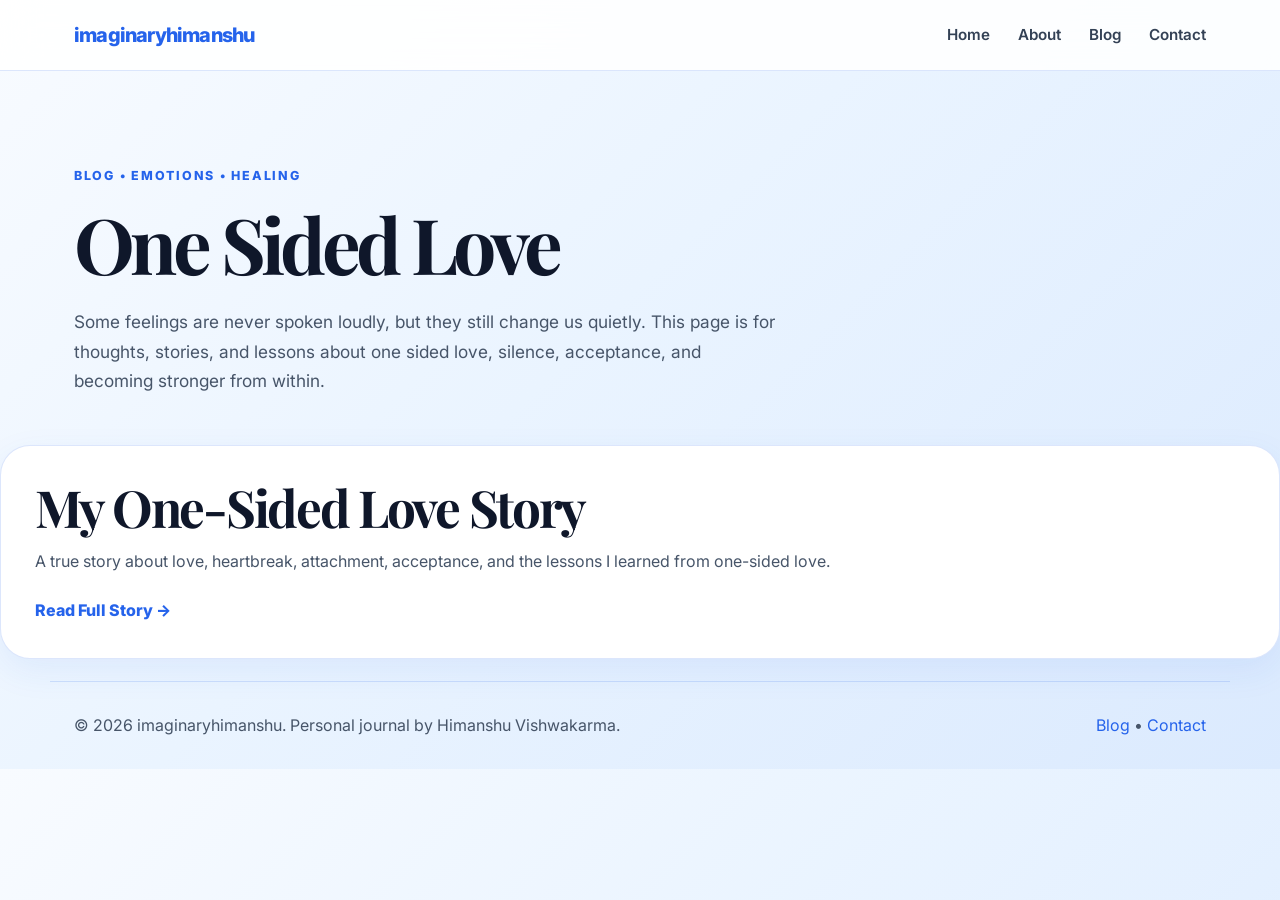
<file: one-sided-love.html>
<!DOCTYPE html>
<html lang="en">
<head>
  <meta charset="UTF-8" />
  <meta name="viewport" content="width=device-width, initial-scale=1.0" />
  <title>One Sided Love | imaginaryhimanshu</title>
  <meta name="description" content="A personal blog by Imaginary Himanshu about one sided love, silence, emotions, acceptance, healing, and self-growth." />
  <link rel="preconnect" href="https://fonts.googleapis.com">
  <link rel="preconnect" href="https://fonts.gstatic.com" crossorigin>
  <link href="https://fonts.googleapis.com/css2?family=Inter:wght@400;500;600;700;800&family=Playfair+Display:wght@600;700&display=swap" rel="stylesheet">
  <link rel="stylesheet" href="style.css" />
</head>
<body>
  <header class="site-header">
    <nav class="navbar">
      <a href="index.html" class="brand">imaginaryhimanshu</a>
      <button class="menu-toggle" aria-label="Open menu">☰</button>
      <ul class="nav-links">
        <li><a href="index.html">Home</a></li>
        <li><a href="about.html">About</a></li>
        <li class="dropdown">
          <a href="blog.html">Blog</a>
          <div class="dropdown-menu">
            <a href="philosophy.html">Philosophy</a>
            <a href="introvert-life.html">Introvert Life</a>
            <a href="books.html">Books</a>
            <a href="travel.html">Travel</a>
            <a href="fitness.html">Fitness</a>
            <a href="entrepreneurship.html">Entrepreneurship</a>
            <a href="one-sided-love.html">One Sided Love</a>
          </div>
        </li>
        <li><a href="contact.html">Contact</a></li>
      </ul>
    </nav>
  </header>

  <main>
    <section class="page-hero section-padding reveal">
      <span class="eyebrow">Blog • Emotions • Healing</span>
      <h1>One Sided Love</h1>
      <p>Some feelings are never spoken loudly, but they still change us quietly. This page is for thoughts, stories, and lessons about one sided love, silence, acceptance, and becoming stronger from within.</p>
    </section> 
  </main>

  <article class="content-box reveal">
  <h2>My One-Sided Love Story</h2>

  <p>
    A true story about love, heartbreak, attachment, acceptance,
    and the lessons I learned from one-sided love.
  </p>

  <a href="my-one-sided-love-story.html" class="text-link">
    Read Full Story →
  </a>
</article>
  
  <footer class="footer">
    <p>© 2026 imaginaryhimanshu. Personal journal by Himanshu Vishwakarma.</p>
    <div>
      <a href="blog.html">Blog</a> • <a href="contact.html">Contact</a>
    </div>
  </footer>

  <script src="script.js"></script>
</body>
</html>
</file>
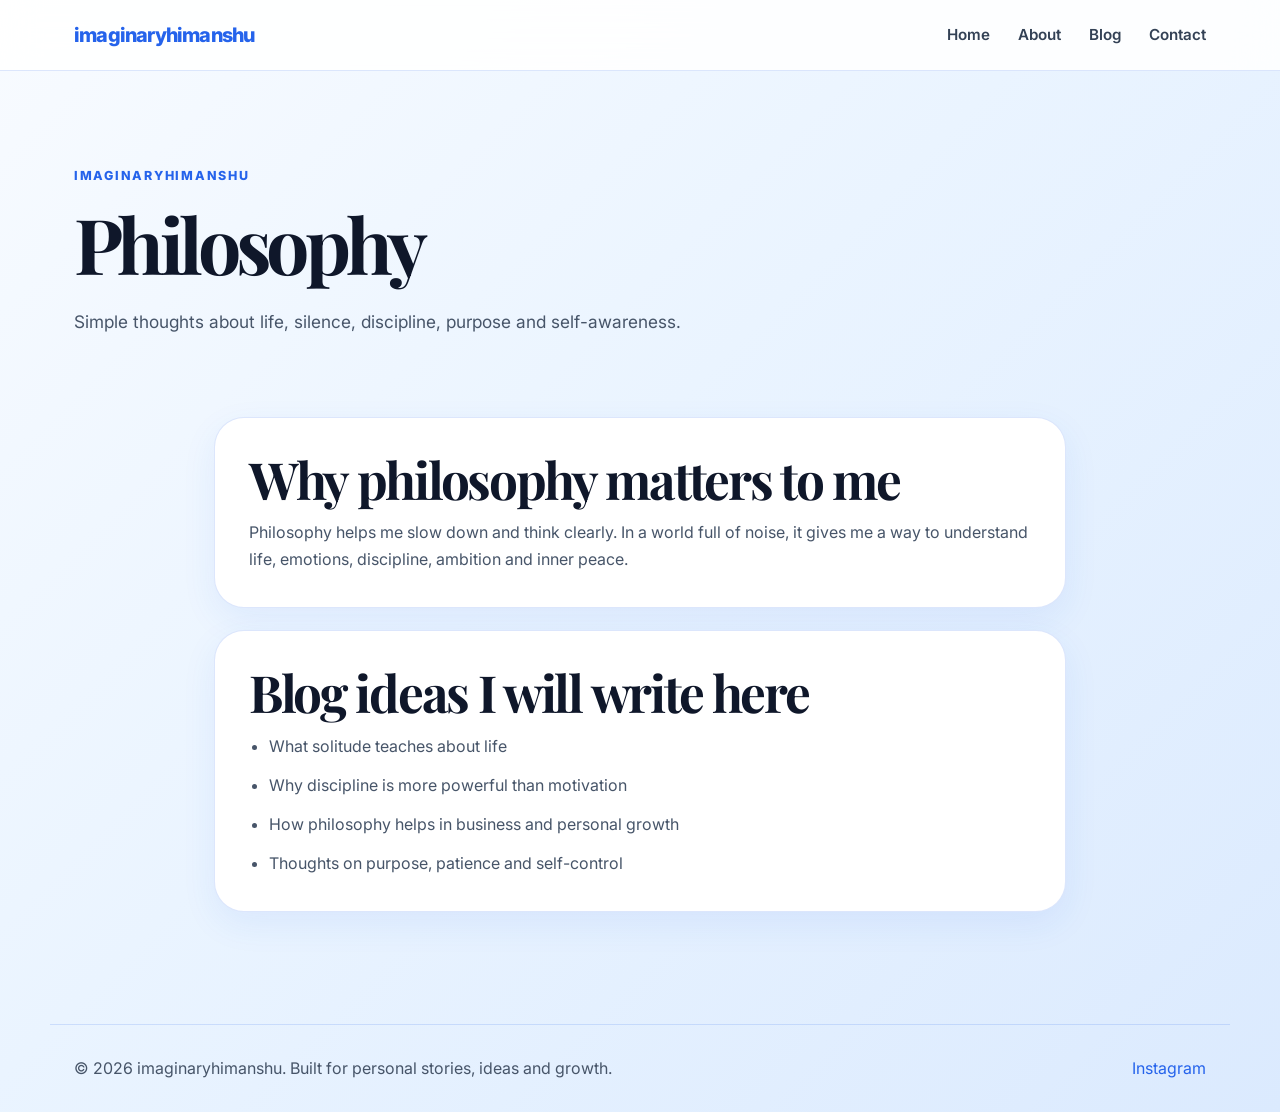
<file: philosophy.html>
<!DOCTYPE html>
<html lang="en">
<head>
  <meta charset="UTF-8" />
  <meta name="viewport" content="width=device-width, initial-scale=1.0" />
  <title>Philosophy | imaginaryhimanshu</title>
  <link rel="stylesheet" href="style.css" />
  <link rel="preconnect" href="https://fonts.googleapis.com"><link rel="preconnect" href="https://fonts.gstatic.com" crossorigin>
  <link href="https://fonts.googleapis.com/css2?family=Playfair+Display:wght@600;700&family=Inter:wght@400;500;600;700&display=swap" rel="stylesheet">
</head>
<body>
<header class="site-header"><nav class="navbar"><a href="index.html" class="brand">imaginaryhimanshu</a><button class="menu-toggle" aria-label="Open menu">☰</button><ul class="nav-links"><li><a href="index.html">Home</a></li><li><a href="about.html">About</a></li><li class="dropdown"><a href="blog.html">Blog</a><div class="dropdown-menu"><a href="philosophy.html">Philosophy</a><a href="introvert-life.html">Introvert Life</a><a href="books.html">Books</a><a href="travel.html">Travel</a><a href="fitness.html">Fitness</a><a href="entrepreneurship.html">Entrepreneurship</a></div></li><li><a href="contact.html">Contact</a></li></ul></nav></header>
<main>
<section class="page-hero section-padding reveal"><span class="eyebrow">imaginaryhimanshu</span><h1>Philosophy</h1><p>Simple thoughts about life, silence, discipline, purpose and self-awareness.</p></section>
<section class="content-section reveal delay-1"><div class="content-box"><h2>Why philosophy matters to me</h2><p>Philosophy helps me slow down and think clearly. In a world full of noise, it gives me a way to understand life, emotions, discipline, ambition and inner peace.</p></div><div class="content-box"><h2>Blog ideas I will write here</h2><ul><li>What solitude teaches about life</li><li>Why discipline is more powerful than motivation</li><li>How philosophy helps in business and personal growth</li><li>Thoughts on purpose, patience and self-control</li></ul></div></section>
</main>
<footer class="footer"><p>© 2026 imaginaryhimanshu. Built for personal stories, ideas and growth.</p><div><a href="https://instagram.com/imaginaryhimanshu" target="_blank">Instagram</a></div></footer>
<script src="script.js"></script>
</body>
</html>
</file>
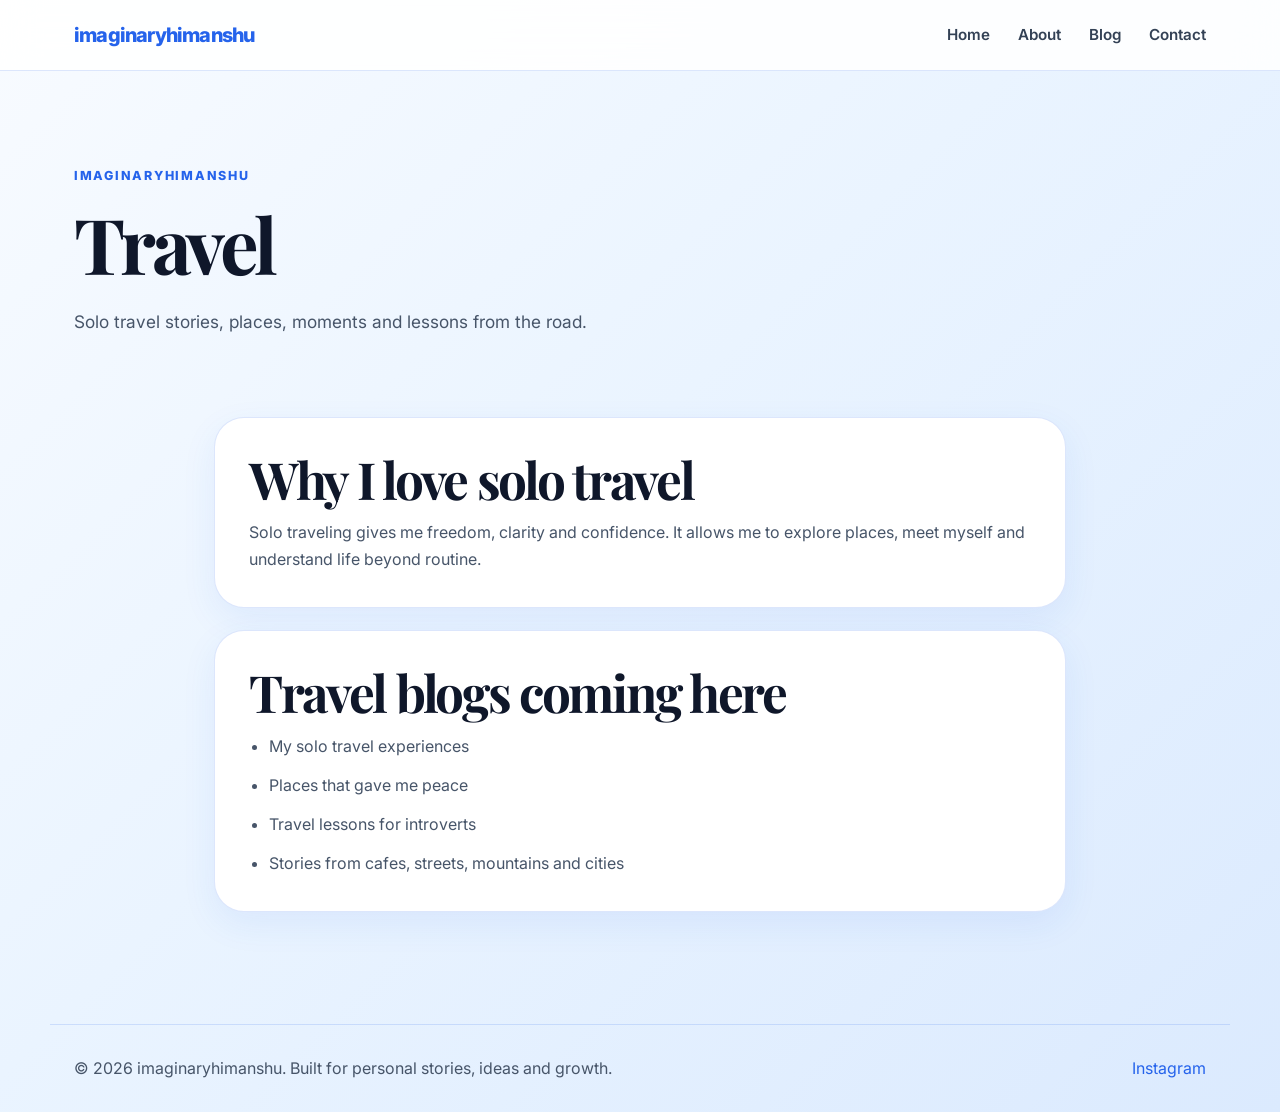
<file: travel.html>
<!DOCTYPE html>
<html lang="en">
<head>
  <meta charset="UTF-8" />
  <meta name="viewport" content="width=device-width, initial-scale=1.0" />
  <title>Travel | imaginaryhimanshu</title>
  <link rel="stylesheet" href="style.css" />
  <link rel="preconnect" href="https://fonts.googleapis.com"><link rel="preconnect" href="https://fonts.gstatic.com" crossorigin>
  <link href="https://fonts.googleapis.com/css2?family=Playfair+Display:wght@600;700&family=Inter:wght@400;500;600;700&display=swap" rel="stylesheet">
</head>
<body>
<header class="site-header"><nav class="navbar"><a href="index.html" class="brand">imaginaryhimanshu</a><button class="menu-toggle" aria-label="Open menu">☰</button><ul class="nav-links"><li><a href="index.html">Home</a></li><li><a href="about.html">About</a></li><li class="dropdown"><a href="blog.html">Blog</a><div class="dropdown-menu"><a href="philosophy.html">Philosophy</a><a href="introvert-life.html">Introvert Life</a><a href="books.html">Books</a><a href="travel.html">Travel</a><a href="fitness.html">Fitness</a><a href="entrepreneurship.html">Entrepreneurship</a></div></li><li><a href="contact.html">Contact</a></li></ul></nav></header>
<main>
<section class="page-hero section-padding reveal"><span class="eyebrow">imaginaryhimanshu</span><h1>Travel</h1><p>Solo travel stories, places, moments and lessons from the road.</p></section>
<section class="content-section reveal delay-1"><div class="content-box"><h2>Why I love solo travel</h2><p>Solo traveling gives me freedom, clarity and confidence. It allows me to explore places, meet myself and understand life beyond routine.</p></div><div class="content-box"><h2>Travel blogs coming here</h2><ul><li>My solo travel experiences</li><li>Places that gave me peace</li><li>Travel lessons for introverts</li><li>Stories from cafes, streets, mountains and cities</li></ul></div></section>
</main>
<footer class="footer"><p>© 2026 imaginaryhimanshu. Built for personal stories, ideas and growth.</p><div><a href="https://instagram.com/imaginaryhimanshu" target="_blank">Instagram</a></div></footer>
<script src="script.js"></script>
</body>
</html>
</file>
<file: style.css>
:root {
  --bg: #eff6ff;
  --surface: #ffffff;
  --surface-2: #dbeafe;
  --text: #0f172a;
  --muted: #475569;
  --accent: #2563eb;
  --accent-2: #60a5fa;
  --line: rgba(37,99,235,0.16);
  --shadow: 0 20px 55px rgba(37,99,235,0.14);
}

*{box-sizing:border-box;margin:0;padding:0}
html{scroll-behavior:smooth}

body{
  font-family:'Inter',sans-serif;
  background:linear-gradient(135deg,#f8fbff 0%,#eaf4ff 45%,#dbeafe 100%);
  color:var(--text);
  line-height:1.7;
  overflow-x:hidden;
}

a{color:inherit;text-decoration:none}

.site-header{
  position:sticky;
  top:0;
  z-index:20;
  background:rgba(255,255,255,.88);
  backdrop-filter:blur(18px);
  border-bottom:1px solid var(--line);
}

.navbar{
  max-width:1180px;
  margin:auto;
  padding:18px 24px;
  display:flex;
  align-items:center;
  justify-content:space-between;
}

.brand{
  font-weight:800;
  letter-spacing:-.04em;
  font-size:1.25rem;
  color:var(--accent);
}

.nav-links{
  display:flex;
  gap:28px;
  align-items:center;
  list-style:none;
  color:#334155;
  font-weight:600;
  font-size:.95rem;
}

.nav-links a:hover{color:var(--accent)}

.dropdown{position:relative}

.dropdown-menu{
  position:absolute;
  top:34px;
  left:-20px;
  background:#ffffff;
  border:1px solid var(--line);
  border-radius:18px;
  box-shadow:var(--shadow);
  padding:12px;
  width:210px;
  display:none;
}

.dropdown:hover .dropdown-menu{display:grid}

.dropdown-menu a{
  padding:9px 12px;
  border-radius:12px;
}

.dropdown-menu a:hover{
  background:var(--surface-2);
  color:var(--accent);
}

.menu-toggle{
  display:none;
  background:none;
  border:0;
  color:var(--accent);
  font-size:1.5rem;
}

.section-padding{
  padding:100px 24px;
  max-width:1180px;
  margin:auto;
}

.hero{
  min-height:86vh;
  display:grid;
  grid-template-columns:1.25fr .75fr;
  gap:48px;
  align-items:center;
}

.eyebrow{
  display:inline-block;
  color:var(--accent);
  font-weight:800;
  text-transform:uppercase;
  letter-spacing:.14em;
  font-size:.78rem;
  margin-bottom:16px;
}

h1,h2,h3{
  font-family:'Playfair Display',serif;
  line-height:1.08;
  color:var(--text);
}

h1{
  font-size:clamp(2.7rem,6vw,6.2rem);
  letter-spacing:-.06em;
  max-width:880px;
}

h2{
  font-size:clamp(2.1rem,4vw,4rem);
  letter-spacing:-.045em;
}

h3{font-size:1.55rem}

.hero p,
.split-section p,
.page-hero p{
  color:var(--muted);
  font-size:1.08rem;
  max-width:710px;
  margin-top:22px;
}

.hero-actions{
  margin-top:34px;
  display:flex;
  gap:16px;
  flex-wrap:wrap;
}

.btn{
  padding:14px 22px;
  border-radius:999px;
  font-weight:800;
  transition:.3s;
}

.btn.primary{
  background:var(--accent);
  color:#ffffff;
  box-shadow:0 12px 28px rgba(37,99,235,.25);
}

.btn.primary:hover{
  background:#1d4ed8;
  transform:translateY(-4px);
}

.btn.secondary{
  background:#ffffff;
  border:1px solid var(--accent);
  color:var(--accent);
}

.btn.secondary:hover{
  background:#eff6ff;
  transform:translateY(-4px);
}

.hero-card{
  background:linear-gradient(145deg,#ffffff,#eff6ff);
  padding:34px;
  border:1px solid var(--line);
  border-radius:32px;
  box-shadow:var(--shadow);
  transform:rotate(2deg);
}

.quote{
  font-family:'Playfair Display',serif;
  font-size:1.7rem!important;
  color:var(--text)!important;
}

.hero-card span{
  color:var(--accent);
  display:block;
  margin-top:20px;
}

.muted-section{
  max-width:none;
  background:#f8fbff;
}

.section-heading{
  max-width:1180px;
  margin:0 auto 42px;
}

.grid{display:grid}

.cards-grid{
  max-width:1180px;
  margin:auto;
  grid-template-columns:repeat(3,1fr);
  gap:22px;
}

.topic-card,
.blog-card,
.contact-card{
  background:#ffffff;
  border:1px solid var(--line);
  border-radius:26px;
  padding:28px;
  transition:.35s;
  min-height:210px;
  box-shadow:0 12px 35px rgba(37,99,235,.08);
}

.topic-card:hover,
.blog-card:hover{
  transform:translateY(-8px);
  background:#eff6ff;
  border-color:#60a5fa;
  box-shadow:0 18px 45px rgba(37,99,235,.16);
}

.topic-card p,
.blog-card p,
.contact-card p{
  color:var(--muted);
  margin-top:14px;
}

.split-section{
  display:grid;
  grid-template-columns:1fr 1fr;
  gap:42px;
  border-top:1px solid var(--line);
}

.text-link{
  display:inline-block;
  margin-top:22px;
  color:var(--accent);
  font-weight:800;
}

.page-hero{
  padding-top:90px;
  padding-bottom:50px;
}

.content-section{
  max-width:900px;
  margin:auto;
  padding:30px 24px 90px;
}

.content-box{
  background:#ffffff;
  border:1px solid var(--line);
  border-radius:30px;
  padding:34px;
  margin-bottom:22px;
  box-shadow:0 12px 35px rgba(37,99,235,.08);
}

.content-box p,
.content-box li{
  color:var(--muted);
  margin-top:12px;
}

.content-box ul{
  padding-left:20px;
  margin-top:12px;
}

.blog-list{
  grid-template-columns:repeat(2,1fr);
  gap:22px;
}

.footer{
  border-top:1px solid var(--line);
  padding:30px 24px;
  max-width:1180px;
  margin:auto;
  display:flex;
  justify-content:space-between;
  gap:20px;
  color:var(--muted);
  flex-wrap:wrap;
}

.footer a{color:var(--accent)}

.reveal{
  opacity:0;
  transform:translateY(28px);
  transition:1s ease;
}

.reveal.active{
  opacity:1;
  transform:translateY(0);
}

.delay-1{transition-delay:.12s}
.delay-2{transition-delay:.22s}

@media(max-width:850px){
  .menu-toggle{display:block}

  .nav-links{
    position:absolute;
    top:66px;
    left:0;
    right:0;
    background:#ffffff;
    display:none;
    flex-direction:column;
    align-items:flex-start;
    padding:22px 24px;
    border-bottom:1px solid var(--line);
    box-shadow:var(--shadow);
  }

  .nav-links.open{display:flex}

  .dropdown-menu{
    position:static;
    display:grid;
    background:transparent;
    box-shadow:none;
    border:0;
    padding:4px 0;
  }

  .hero,
  .split-section{
    grid-template-columns:1fr;
  }

  .cards-grid,
  .blog-list{
    grid-template-columns:1fr;
  }

  .section-padding{
    padding:74px 20px;
  }

  .hero-card{
    transform:none;
  }

  .footer{
    display:block;
  }

  .footer div{
    margin-top:10px;
  }
}
</file>
